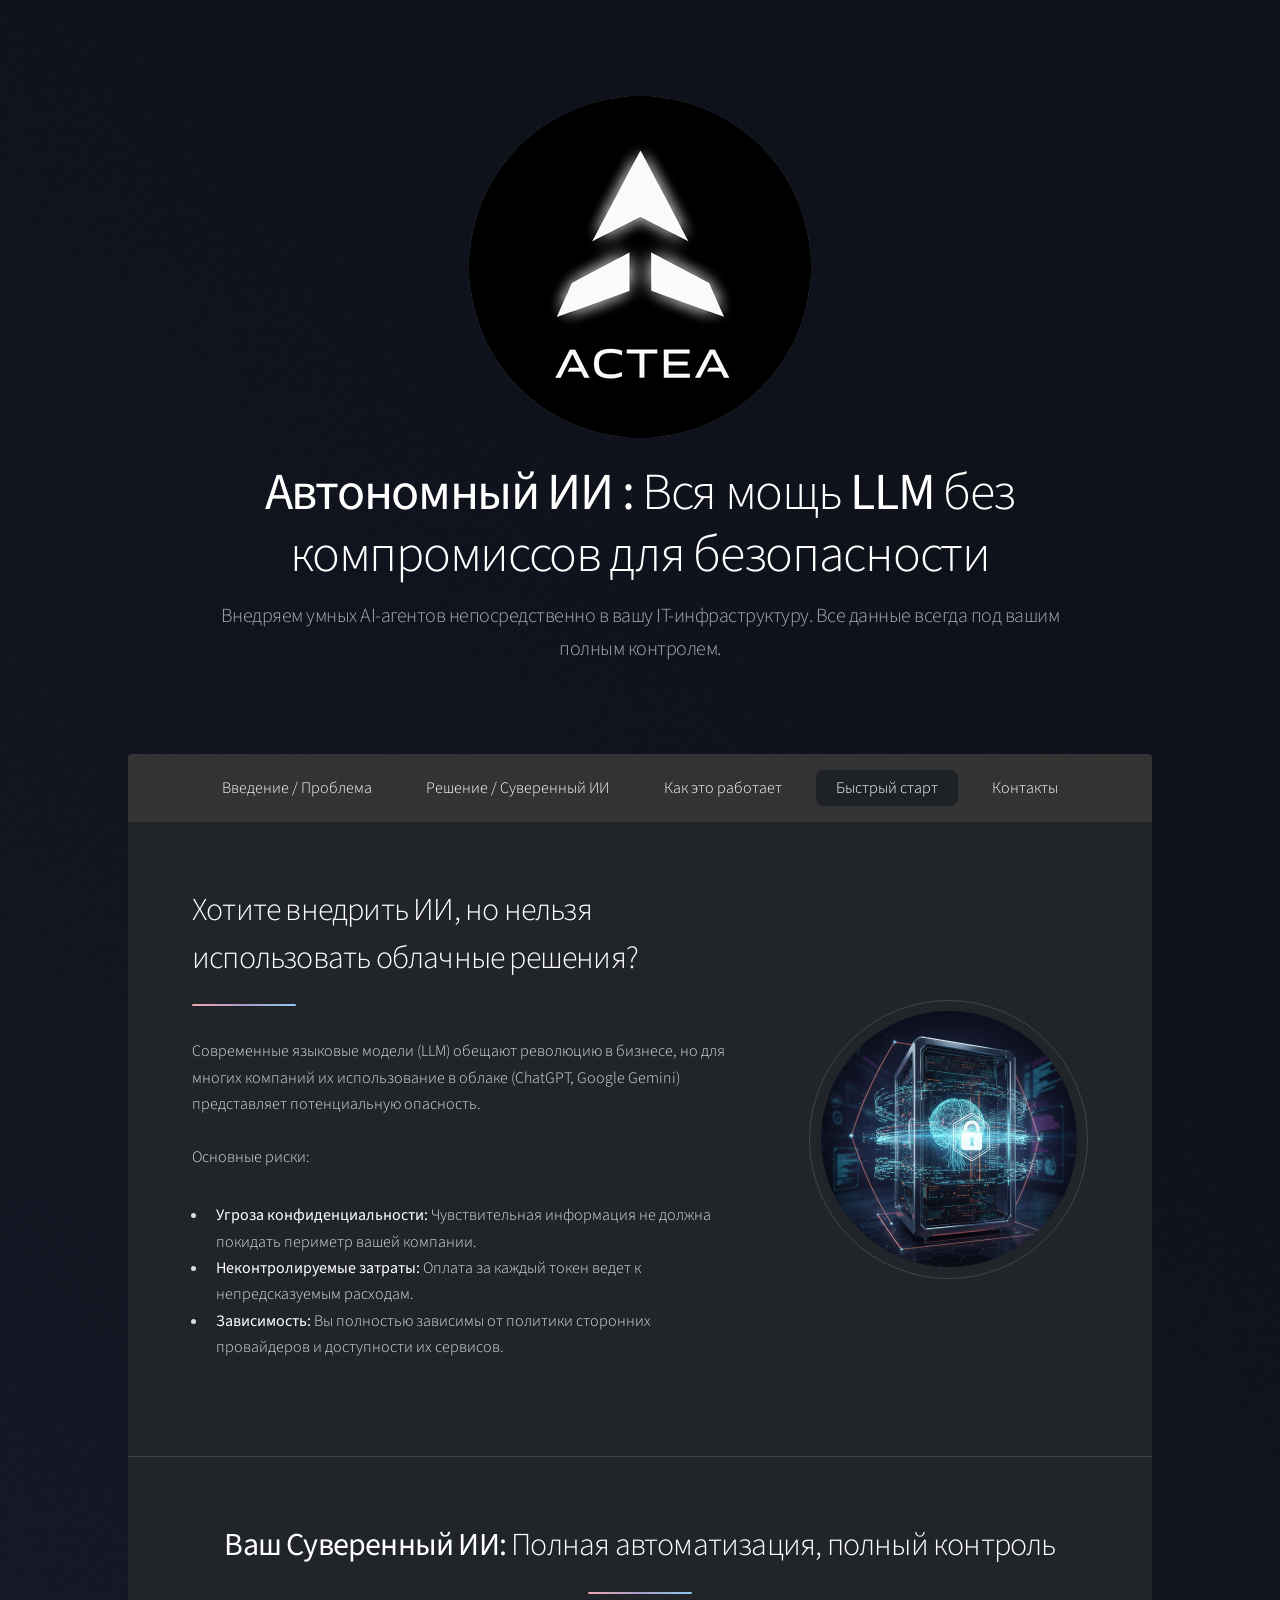
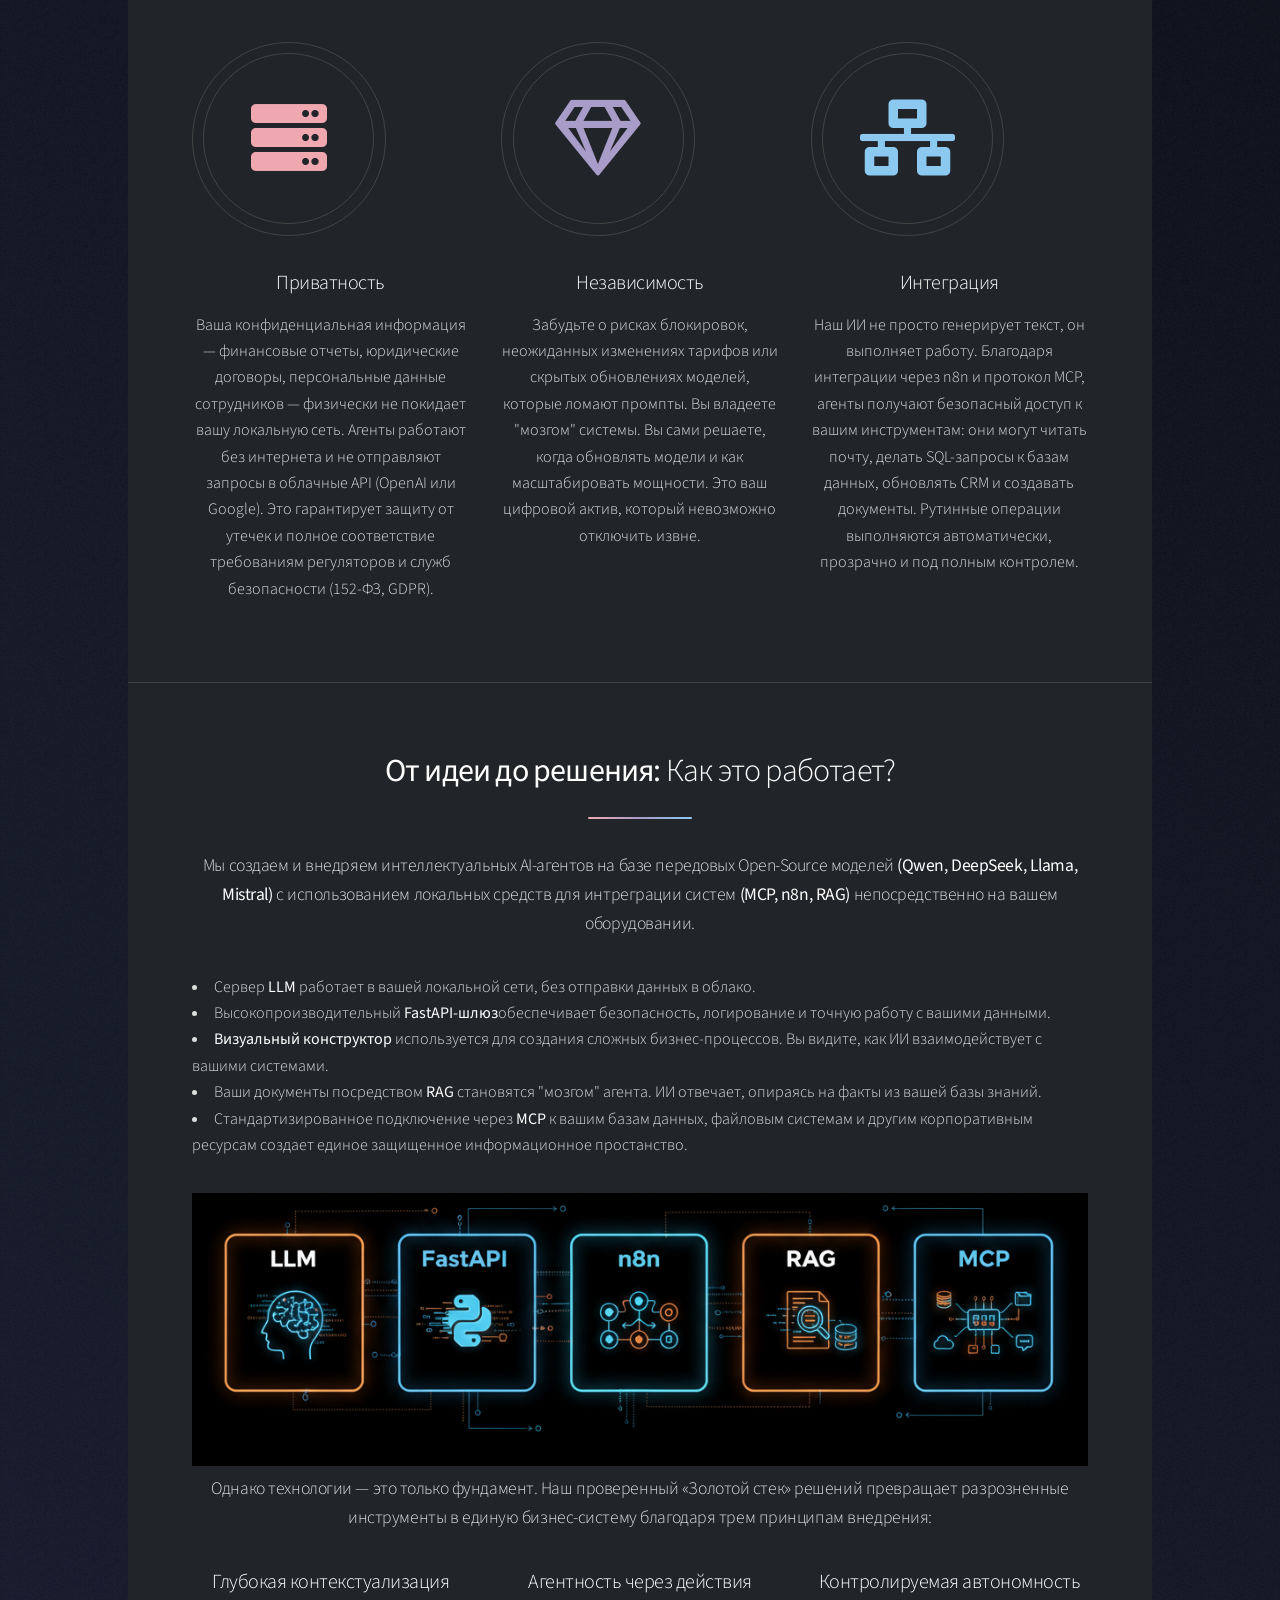
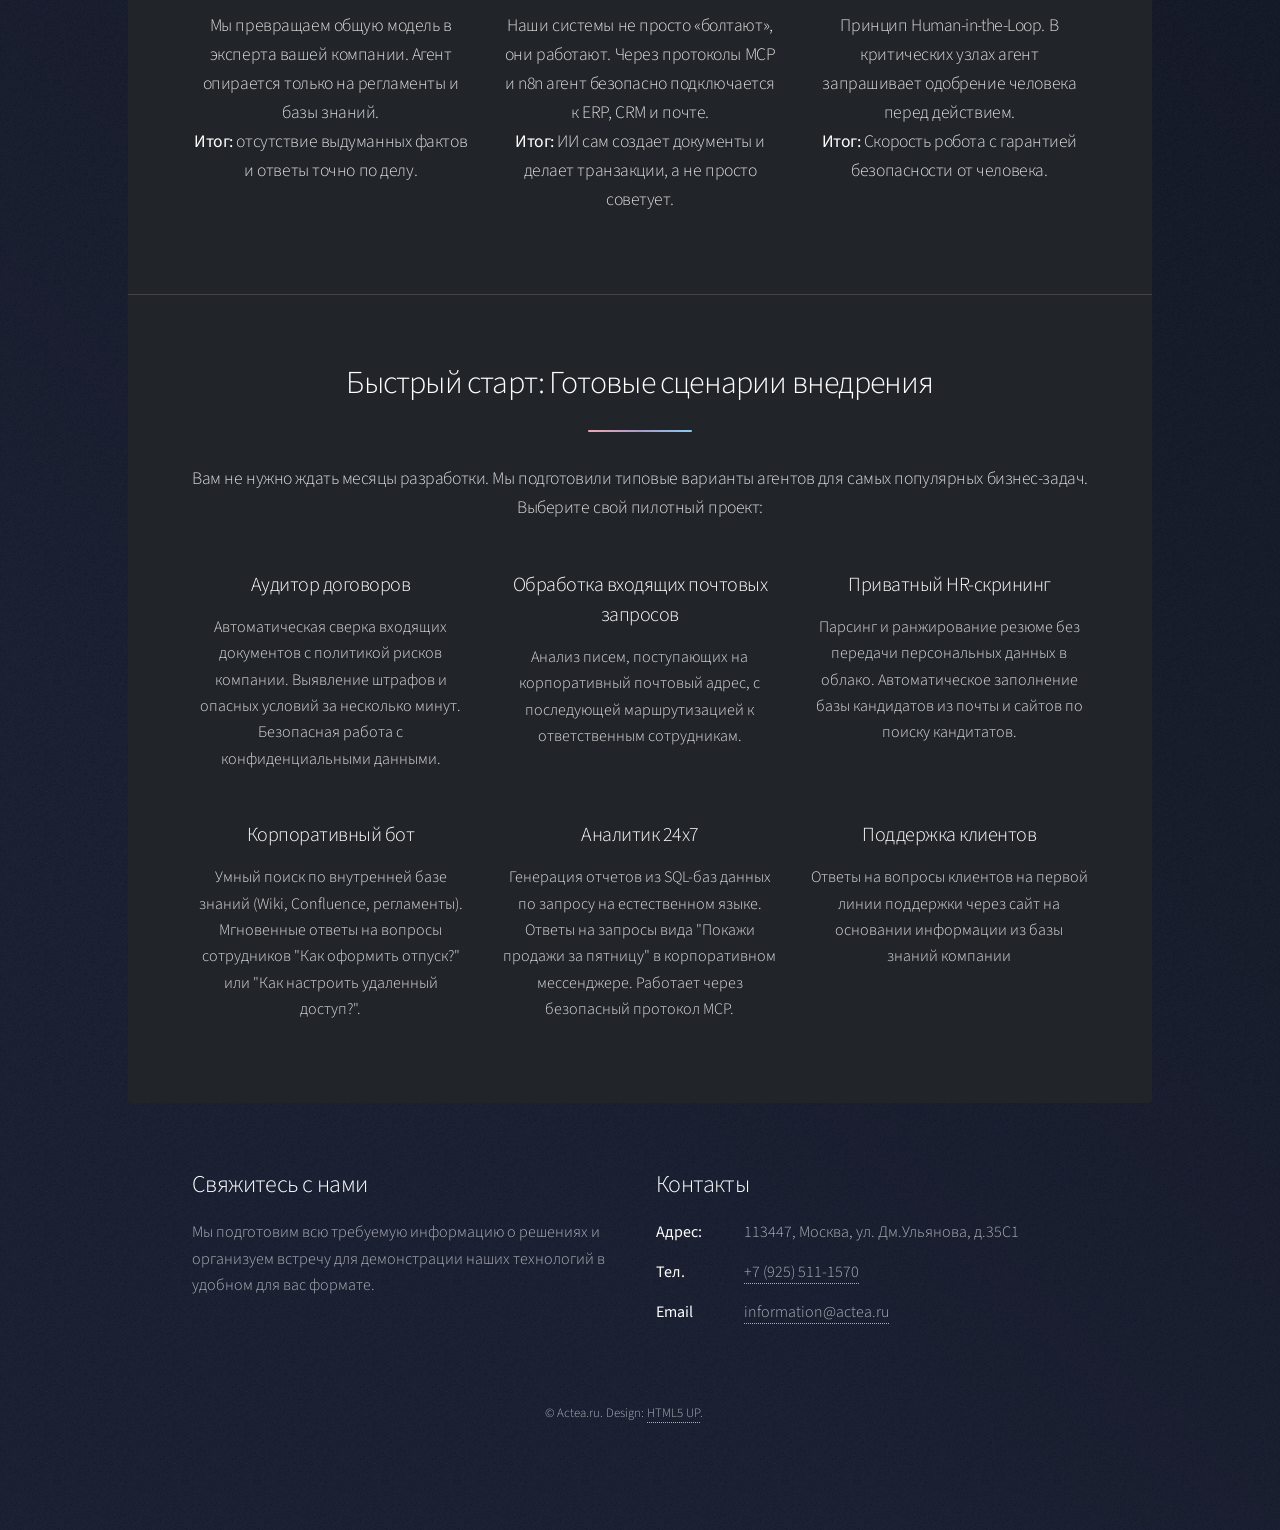
<file: index.html>
<!DOCTYPE HTML>

<html>
	<head>
		<title>Actea.ru - AI Агенты внутри компании</title>
		<meta property="og:title" content="Actea.ru - AI Агенты внутри компании" />
		<meta property="og:description" content="Автономный ИИ: Вся мощь LLM без компромиссов для безопасности." />
		<meta property="og:image" content="https://actea.ru/images/actea.jpg" />
		<meta property="og:url" content="https://actea.ru" />
		<meta property="og:type" content="website" />

		<meta charset="utf-8" />
		<meta name="viewport" content="width=device-width, initial-scale=1, user-scalable=no" />
		<link rel="stylesheet" href="assets/css/main.css" />
		<noscript><link rel="stylesheet" href="assets/css/noscript.css" /></noscript>
		<link rel="icon" type="image/svg+xml" href="images/favikon.svg">

		<script type="text/javascript">
   		 (function(m,e,t,r,i,k,a){
     	   m[i]=m[i]||function(){(m[i].a=m[i].a||[]).push(arguments)};
     	   m[i].l=1*new Date();
     	   for (var j = 0; j < document.scripts.length; j++) {if (document.scripts[j].src === r) { return; }}
     	   k=e.createElement(t),a=e.getElementsByTagName(t)[0],k.async=1,k.src=r,a.parentNode.insertBefore(k,a)
   		 })(window, document,'script','https://mc.yandex.ru/metrika/tag.js?id=107670568', 'ym');

  		ym(107670568, 'init', {ssr:true, webvisor:true, clickmap:true, ecommerce:"dataLayer", referrer: document.referrer, url: location.href, accurateTrackBounce:true, trackLinks:true});
		</script>
		<noscript><div><img src="https://mc.yandex.ru/watch/107670568" style="position:absolute; left:-9999px;" alt="" /></div></noscript>
	</head>
	<body class="is-preload">


		<!-- Wrapper -->
			<div id="wrapper">

				<!-- Header -->
					<header id="header" class="alt">
						<span class="logo"><img src="images/logo.png" alt="" /></span>
						<h1><strong>Автономный ИИ :</strong> Вся мощь <strong>LLM</strong> без компромиссов для безопасности</h1>
						<p>Внедряем умных AI-агентов непосредственно в вашу IT-инфраструктуру. Все данные всегда под вашим полным контролем.</p>	
					</header>

				<!-- Nav -->
					<nav id="nav">
						<ul>
							<li><a href="#intro" class="active">Введение / Проблема</a></li>
							<li><a href="#first">Решение / Суверенный ИИ</a></li>
							<li><a href="#second">Как это работает</a></li>
							<li><a href="#cta">Быстрый старт</a></li>
							<li><a href="#footer">Контакты</a></li>
						</ul>
					</nav>

				<!-- Main -->
					<div id="main">

						<!-- Introduction -->
							<section id="intro" class="main">
								<div class="spotlight">
									<div class="content">
										<header class="major">
											<h2>Хотите внедрить ИИ, но нельзя использовать облачные решения?</h2>
										</header>
										<p>Современные языковые модели (LLM) обещают революцию в бизнесе, но для многих компаний их использование в облаке (ChatGPT, Google Gemini) представляет потенциальную опасность.<br/><br/>
										Основные риски:
										<ul>  
											<li><strong>Угроза конфиденциальности:</strong> Чувствительная информация не должна покидать периметр вашей компании.</li>
											<li><strong>Неконтролируемые затраты:</strong> Оплата за каждый токен ведет к непредсказуемым расходам.</li>
											<li><strong>Зависимость:</strong> Вы полностью зависимы от политики сторонних провайдеров и доступности их сервисов.</li>
											</p>

									</div>
									<span class="image"><img src="images/pic01.png"  alt="" /></span>
								</div>
							</section>

						<!-- First Section -->
							<section id="first" class="main special">
								<header class="major">
									<h2> <strong>Ваш Суверенный ИИ:</strong> Полная автоматизация, полный контроль</h2>
								</header>
								<ul class="features">
									<li>
										<span class="icon solid major style1 fa-server"></span>
										<h3>Приватность</h3>
										<p>Ваша конфиденциальная информация — финансовые отчеты, юридические договоры, персональные данные сотрудников — физически не покидает вашу локальную сеть. Агенты работают без интернета и не отправляют запросы в облачные API (OpenAI или Google). Это гарантирует защиту от утечек и полное соответствие требованиям регуляторов и служб безопасности (152-ФЗ, GDPR).</p>
									</li>
									<li>
										<span class="icon major style3 fa-gem"></span>
										<h3>Независимость</h3>
										<p>Забудьте о рисках блокировок, неожиданных изменениях тарифов или скрытых обновлениях моделей, которые ломают промпты. Вы владеете "мозгом" системы. Вы сами решаете, когда обновлять модели и как масштабировать мощности. Это ваш цифровой актив, который невозможно отключить извне.</p>
									</li>
									<li>
										<span class="icon solid major style5  fa-network-wired"></span>
										<h3> Интеграция</h3>
										<p>Наш ИИ не просто генерирует текст, он выполняет работу. Благодаря интеграции через n8n и протокол MCP, агенты получают безопасный доступ к вашим инструментам: они могут читать почту, делать SQL-запросы к базам данных, обновлять CRM и создавать документы. Рутинные операции выполняются автоматически, прозрачно и под полным контролем.</p>
									</li>
								</ul>

							</section>

						<!-- Second Section -->
							<section id="second" class="main special">
								<header class="major">
									<h2><strong>От идеи до решения:</strong> Как это работает?</h2>
									<p>Мы создаем и внедряем интеллектуальных AI-агентов на базе передовых Open-Source моделей <strong>(Qwen, DeepSeek, Llama, Mistral)</strong> с использованием  локальных средств для интреграции систем <strong>(MCP, n8n, RAG)</strong> непосредственно на вашем оборудовании. 
									<li>Сервер <strong>LLM</strong> работает в вашей локальной сети, без отправки данных в облако.
									<li>Высокопроизводительный <strong>FastAPI-шлюз</strong>обеспечивает безопасность, логирование и точную работу с вашими данными. </li>
									<li><strong>Визуальный конструктор</strong> используется для создания сложных бизнес-процессов. Вы видите, как ИИ взаимодействует с вашими системами. </li>
									<li>Ваши документы посредством <strong>RAG</strong> становятся "мозгом" агента. ИИ отвечает, опираясь на факты из вашей базы знаний. </li>
									<li>Стандартизированное подключение через <strong>MCP</strong> к вашим базам данных, файловым системам и другим корпоративным ресурсам создает единое защищенное информационное простанство.</li>
								</p>
								<img src="images/stack.png" style="width: 100%; height: auto;" alt="">

								<p class="major">Однако технологии — это только фундамент. Наш проверенный «Золотой стек» решений превращает разрозненные инструменты в единую бизнес-систему благодаря трем принципам внедрения:</p>

								<ul class="features">
							        <li>
							            <h3>Глубокая контекстуализация</h3>
							            <p>Мы превращаем общую модель в эксперта вашей компании. Агент опирается только на регламенты и базы знаний. </br><strong>Итог:</strong> отсутствие выдуманных фактов и ответы точно по делу.</p>
							        </li>
							        <li>
							            
							            <h3>Агентность через действия</h3>
							            <p>Наши системы не просто «болтают», они работают. Через протоколы MCP и n8n агент безопасно подключается к ERP, CRM и почте. </br><strong>Итог:</strong> ИИ сам создает документы и делает транзакции, а не просто советует.</p>
							        </li>
							        <li>
							            
							            <h3>Контролируемая автономность</h3>
							            <p>Принцип Human-in-the-Loop. В критических узлах агент запрашивает одобрение человека перед действием. </br><strong>Итог:</strong> Скорость робота с гарантией безопасности от человека.</p>
							        </li>
							    </ul>


							</section>

						<!-- Get Started -->
							<section id="cta" class="main special">
								<header class="major">
									<h2>Быстрый старт: Готовые сценарии внедрения</h2>
									<p>Вам не нужно ждать месяцы разработки. Мы подготовили типовые варианты агентов для самых популярных бизнес-задач. Выберите свой пилотный проект:</p>
								</header>

							    <ul class="features">
							        <li>
							            <h3>Аудитор договоров</h3>
							            <p>Автоматическая сверка входящих документов с политикой рисков компании. Выявление штрафов и опасных условий за несколько минут. Безопасная работа с конфиденциальными данными.</p>
							        </li>
							        <li>							            
							            <h3>Обработка входящих почтовых запросов</h3>
							            <p>Анализ писем, поступающих на корпоративный почтовый адрес, с последующей маршрутизацией к ответственным сотрудникам.</p>
							        </li>
							        <li>							            
							            <h3>Приватный HR-скрининг</h3>
							            <p>Парсинг и ранжирование резюме без передачи персональных данных в облако. Автоматическое заполнение базы кандидатов из почты и сайтов по поиску кандитатов.</p>
							        </li>
							        <li>							       
							            <h3>Корпоративный бот</h3>
							            <p>Умный поиск по внутренней базе знаний (Wiki, Confluence, регламенты). Мгновенные ответы на вопросы сотрудников "Как оформить отпуск?" или "Как настроить удаленный доступ?".</p>
							        </li>
							        <li>							            
							            <h3>Аналитик 24х7</h3>
							            <p>Генерация отчетов из SQL-баз данных по запросу на естественном языке. Ответы на запросы вида "Покажи продажи за пятницу" в корпоративном мессенджере. Работает через безопасный протокол MCP.</p>
							        </li>
							        <li>							            
							            <h3>Поддержка клиентов</h3>
							            <p>Ответы на вопросы клиентов на первой линии поддержки через сайт на основании информации из базы знаний компании</p>
							        </li>
							    </ul>
							   
								<footer class="major">

							</section>

					</div>

				<!-- Footer -->
					<footer id="footer">
						<section>
							<h2>Свяжитесь с нами</h2>
							<p>Мы подготовим всю требуемую информацию о решениях и организуем встречу для демонстрации наших технологий в удобном для вас формате.</p>

						</section>
						<section>
							<h2>Контакты</h2>
							<dl class="alt">
								<dt>Адрес:</dt>
								<dd>113447, Москва, ул. Дм.Ульянова, д.35C1</dd>
								<dt>Тел.</dt>
								<dd> 
									<a href="tel:+79255111570">+7 (925) 511-1570</a></dd>
								<dt>Email</dt>
								<dd><a href="mailto:information@actea.ru">information@actea.ru</a></dd>
							</dl>

						</section>
						<p class="copyright">&copy; Actea.ru. Design: <a href="https://html5up.net">HTML5 UP</a>.</p>
					</footer>

			</div>

		<!-- Scripts -->
			<script src="assets/js/jquery.min.js"></script>
			<script src="assets/js/jquery.scrollex.min.js"></script>
			<script src="assets/js/jquery.scrolly.min.js"></script>
			<script src="assets/js/browser.min.js"></script>
			<script src="assets/js/breakpoints.min.js"></script>
			<script src="assets/js/util.js"></script>
			<script src="assets/js/main.js"></script>

	</body>
</html>
</file>
<file: assets/css/noscript.css>
/*
	Stellar by HTML5 UP
	html5up.net | @ajlkn
	Free for personal and commercial use under the CCA 3.0 license (html5up.net/license)
*/

/* Header */

	body.is-preload #header.alt > * {
		opacity: 1;
	}

	body.is-preload #header.alt .logo {
		-moz-transform: none;
		-webkit-transform: none;
		-ms-transform: none;
		transform: none;
	}
</file>
<file: assets/css/main.css>
@import url(fontawesome-all.min.css);
@import 'https://fonts.googleapis.com/css?family=Source+Sans+Pro:300,400';

/*
	Stellar by HTML5 UP
	html5up.net | @ajlkn
	Free for personal and commercial use under the CCA 3.0 license (html5up.net/license)
*/

html, body, div, span, applet, object,
iframe, h1, h2, h3, h4, h5, h6, p, blockquote,
pre, a, abbr, acronym, address, big, cite,
code, del, dfn, em, img, ins, kbd, q, s, samp,
small, strike, strong, sub, sup, tt, var, b,
u, i, center, dl, dt, dd, ol, ul, li, fieldset,
form, label, legend, table, caption, tbody,
tfoot, thead, tr, th, td, article, aside,
canvas, details, embed, figure, figcaption,
footer, header, hgroup, menu, nav, output, ruby,
section, summary, time, mark, audio, video {
	margin: 0;
	padding: 0;
	border: 0;
	font-size: 100%;
	font: inherit;
	vertical-align: baseline;}

article, aside, details, figcaption, figure,
footer, header, hgroup, menu, nav, section {
	display: block;}

body {
	line-height: 1;
}

ol, ul {
	list-style: none;
}

blockquote, q {
	quotes: none;
}

	blockquote:before, blockquote:after, q:before, q:after {
		content: '';
		content: none;
	}

table {
	border-collapse: collapse;
	border-spacing: 0;
}

body {
	-webkit-text-size-adjust: none;
}

mark {
	background-color: transparent;
	color: inherit;
}

input::-moz-focus-inner {
	border: 0;
	padding: 0;
}

input, select, textarea {
	-moz-appearance: none;
	-webkit-appearance: none;
	-ms-appearance: none;
	appearance: none;
}

/* Basic */

	@-ms-viewport {
		width: device-width;
	}

	body {
		-ms-overflow-style: scrollbar;
	}

	@media screen and (max-width: 480px) {

		html, body {
			min-width: 320px;
		}

	}

	html {
		box-sizing: border-box;
	}

	*, *:before, *:after {
		box-sizing: inherit;
	}

	body {
		background-color: #0f111a;
		background-image: url("images/overlay.png"), -moz-linear-gradient(45deg, #161b2c 15%, #0a0c14 85%);
		background-image: url("images/overlay.png"), -webkit-linear-gradient(45deg, #161b2c 15%, #0a0c14 85%);
		background-image: url("images/overlay.png"), -ms-linear-gradient(45deg, #161b2c 15%, #0a0c14 85%);
		background-image: url("images/overlay.png"), linear-gradient(45deg, #161b2c 15%, #0a0c14 85%);
	}

		body.is-preload *, body.is-preload *:before, body.is-preload *:after {
			-moz-animation: none !important;
			-webkit-animation: none !important;
			-ms-animation: none !important;
			animation: none !important;
			-moz-transition: none !important;
			-webkit-transition: none !important;
			-ms-transition: none !important;
			transition: none !important;
		}

/* Type */

	body {
		background-color: #0f111a;
		color: rgba(255, 255, 255, 0.65);
	}

	body, input, select, textarea {
		font-family: "Source Sans Pro", Helvetica, sans-serif;
		font-size: 17pt;
		font-weight: 300;
		line-height: 1.65;
	}

		@media screen and (max-width: 1680px) {

			body, input, select, textarea {
				font-size: 14pt;
			}

		}

		@media screen and (max-width: 1280px) {

			body, input, select, textarea {
				font-size: 12pt;
			}

		}

		@media screen and (max-width: 360px) {

			body, input, select, textarea {
				font-size: 11pt;
			}

		}

	a {
		-moz-transition: color 0.2s ease, border-bottom 0.2s ease;
		-webkit-transition: color 0.2s ease, border-bottom 0.2s ease;
		-ms-transition: color 0.2s ease, border-bottom 0.2s ease;
		transition: color 0.2s ease, border-bottom 0.2s ease;
		text-decoration: none;
		border-bottom: dotted 1px;
		color: inherit;
	}

		a:hover {
			border-bottom-color: transparent;
		}

	strong, b {
		font-weight: 400;
	}

	em, i {
		font-style: italic;
	}

	p {
		margin: 0 0 2em 0;
	}

		p.content {
			-moz-columns: 20em 2;
			-webkit-columns: 20em 2;
			-ms-columns: 20em 2;
			columns: 20em 2;
			-moz-column-gap: 2em;
			-webkit-column-gap: 2em;
			-ms-column-gap: 2em;
			column-gap: 2em;
			text-align: justify;
		}

	h1, h2, h3, h4, h5, h6 {
		font-weight: 300;
		line-height: 1.5;
		margin: 0 0 0.7em 0;
		letter-spacing: -0.025em;
	}

		h1 a, h2 a, h3 a, h4 a, h5 a, h6 a {
			color: inherit;
			text-decoration: none;
		}

	h1 {
		font-size: 2.5em;
		line-height: 1.2;
	}

	h2 {
		font-size: 1.5em;
	}

	h3 {
		font-size: 1.25em;
		text-align: center;
	}

	h4 {
		font-size: 1.1em;
	}

	h5 {
		font-size: 0.9em;
	}

	h6 {
		font-size: 0.7em;
	}

	@media screen and (max-width: 736px) {

		h1 {
			font-size: 2em;
		}

	}

	sub {
		font-size: 0.8em;
		position: relative;
		top: 0.5em;
	}

	sup {
		font-size: 0.8em;
		position: relative;
		top: -0.5em;
	}

	blockquote {
		border-left: solid 4px;
		font-style: italic;
		margin: 0 0 2em 0;
		padding: 0.5em 0 0.5em 2em;
	}

	code {
		border-radius: 8px;
		border: solid 1px;
		font-family: "Courier New", monospace;
		font-size: 0.9em;
		margin: 0 0.25em;
		padding: 0.25em 0.65em;
	}

	pre {
		-webkit-overflow-scrolling: touch;
		font-family: "Courier New", monospace;
		font-size: 0.9em;
		margin: 0 0 2em 0;
	}

		pre code {
			display: block;
			line-height: 1.75;
			padding: 1em 1.5em;
			overflow-x: auto;
		}

	hr {
		border: 0;
		border-bottom: solid 1px;
		margin: 2em 0;
	}

		hr.major {
			margin: 3em 0;
		}

	.align-left {
		text-align: left;
	}

	.align-center {
		text-align: center;
	}

	.align-right {
		text-align: right;
	}

	input, select, textarea {
		color: #ffffff;
	}

	a:hover {
		color: #ffffff;
	}

	strong, b {
		color: #ffffff;
	}

	h1, h2, h3, h4, h5, h6 {
		color: #ffffff;
	}

	blockquote {
		border-left-color: rgba(255, 255, 255, 0.35);
	}

	code {
		background: rgba(255, 255, 255, 0.075);
		border-color: rgba(255, 255, 255, 0.35);
	}

	hr {
		border-bottom-color: rgba(255, 255, 255, 0.35);
	}

/* Row */

	.row {
		display: flex;
		flex-wrap: wrap;
		box-sizing: border-box;
		align-items: stretch;
	}

		.row > * {
			box-sizing: border-box;
		}

		.row.gtr-uniform > * > :last-child {
			margin-bottom: 0;
		}

		.row.aln-left {
			justify-content: flex-start;
		}

		.row.aln-center {
			justify-content: center;
		}

		.row.aln-right {
			justify-content: flex-end;
		}

		.row.aln-top {
			align-items: flex-start;
		}

		.row.aln-middle {
			align-items: center;
		}

		.row.aln-bottom {
			align-items: flex-end;
		}

		.row > .imp {
			order: -1;
		}

		.row > .col-1 {
			width: 8.33333%;
		}

		.row > .off-1 {
			margin-left: 8.33333%;
		}

		.row > .col-2 {
			width: 16.66667%;
		}

		.row > .off-2 {
			margin-left: 16.66667%;
		}

		.row > .col-3 {
			width: 25%;
		}

		.row > .off-3 {
			margin-left: 25%;
		}

		.row > .col-4 {
			width: 33.33333%;
		}

		.row > .off-4 {
			margin-left: 33.33333%;
		}

		.row > .col-5 {
			width: 41.66667%;
		}

		.row > .off-5 {
			margin-left: 41.66667%;
		}

		.row > .col-6 {
			width: 50%;
		}

		.row > .off-6 {
			margin-left: 50%;
		}

		.row > .col-7 {
			width: 58.33333%;
		}

		.row > .off-7 {
			margin-left: 58.33333%;
		}

		.row > .col-8 {
			width: 66.66667%;
		}

		.row > .off-8 {
			margin-left: 66.66667%;
		}

		.row > .col-9 {
			width: 75%;
		}

		.row > .off-9 {
			margin-left: 75%;
		}

		.row > .col-10 {
			width: 83.33333%;
		}

		.row > .off-10 {
			margin-left: 83.33333%;
		}

		.row > .col-11 {
			width: 91.66667%;
		}

		.row > .off-11 {
			margin-left: 91.66667%;
		}

		.row > .col-12 {
			width: 100%;
		}

		.row > .off-12 {
			margin-left: 100%;
		}

		.row.gtr-0 {
			margin-top: 0;
			margin-left: 0em;
		}

			.row.gtr-0 > * {
				padding: 0 0 0 0em;
			}

			.row.gtr-0.gtr-uniform {
				margin-top: 0em;
			}

				.row.gtr-0.gtr-uniform > * {
					padding-top: 0em;
				}

		.row.gtr-25 {
			margin-top: 0;
			margin-left: -0.375em;
		}

			.row.gtr-25 > * {
				padding: 0 0 0 0.375em;
			}

			.row.gtr-25.gtr-uniform {
				margin-top: -0.375em;
			}

				.row.gtr-25.gtr-uniform > * {
					padding-top: 0.375em;
				}

		.row.gtr-50 {
			margin-top: 0;
			margin-left: -0.75em;
		}

			.row.gtr-50 > * {
				padding: 0 0 0 0.75em;
			}

			.row.gtr-50.gtr-uniform {
				margin-top: -0.75em;
			}

				.row.gtr-50.gtr-uniform > * {
					padding-top: 0.75em;
				}

		.row {
			margin-top: 0;
			margin-left: -1.5em;
		}

			.row > * {
				padding: 0 0 0 1.5em;
			}

			.row.gtr-uniform {
				margin-top: -1.5em;
			}

				.row.gtr-uniform > * {
					padding-top: 1.5em;
				}

		.row.gtr-150 {
			margin-top: 0;
			margin-left: -2.25em;
		}

			.row.gtr-150 > * {
				padding: 0 0 0 2.25em;
			}

			.row.gtr-150.gtr-uniform {
				margin-top: -2.25em;
			}

				.row.gtr-150.gtr-uniform > * {
					padding-top: 2.25em;
				}

		.row.gtr-200 {
			margin-top: 0;
			margin-left: -3em;
		}

			.row.gtr-200 > * {
				padding: 0 0 0 3em;
			}

			.row.gtr-200.gtr-uniform {
				margin-top: -3em;
			}

				.row.gtr-200.gtr-uniform > * {
					padding-top: 3em;
				}

		@media screen and (max-width: 1680px) {

			.row {
				display: flex;
				flex-wrap: wrap;
				box-sizing: border-box;
				align-items: stretch;
			}

				.row > * {
					box-sizing: border-box;
				}

				.row.gtr-uniform > * > :last-child {
					margin-bottom: 0;
				}

				.row.aln-left {
					justify-content: flex-start;
				}

				.row.aln-center {
					justify-content: center;
				}

				.row.aln-right {
					justify-content: flex-end;
				}

				.row.aln-top {
					align-items: flex-start;
				}

				.row.aln-middle {
					align-items: center;
				}

				.row.aln-bottom {
					align-items: flex-end;
				}

				.row > .imp-xlarge {
					order: -1;
				}

				.row > .col-1-xlarge {
					width: 8.33333%;
				}

				.row > .off-1-xlarge {
					margin-left: 8.33333%;
				}

				.row > .col-2-xlarge {
					width: 16.66667%;
				}

				.row > .off-2-xlarge {
					margin-left: 16.66667%;
				}

				.row > .col-3-xlarge {
					width: 25%;
				}

				.row > .off-3-xlarge {
					margin-left: 25%;
				}

				.row > .col-4-xlarge {
					width: 33.33333%;
				}

				.row > .off-4-xlarge {
					margin-left: 33.33333%;
				}

				.row > .col-5-xlarge {
					width: 41.66667%;
				}

				.row > .off-5-xlarge {
					margin-left: 41.66667%;
				}

				.row > .col-6-xlarge {
					width: 50%;
				}

				.row > .off-6-xlarge {
					margin-left: 50%;
				}

				.row > .col-7-xlarge {
					width: 58.33333%;
				}

				.row > .off-7-xlarge {
					margin-left: 58.33333%;
				}

				.row > .col-8-xlarge {
					width: 66.66667%;
				}

				.row > .off-8-xlarge {
					margin-left: 66.66667%;
				}

				.row > .col-9-xlarge {
					width: 75%;
				}

				.row > .off-9-xlarge {
					margin-left: 75%;
				}

				.row > .col-10-xlarge {
					width: 83.33333%;
				}

				.row > .off-10-xlarge {
					margin-left: 83.33333%;
				}

				.row > .col-11-xlarge {
					width: 91.66667%;
				}

				.row > .off-11-xlarge {
					margin-left: 91.66667%;
				}

				.row > .col-12-xlarge {
					width: 100%;
				}

				.row > .off-12-xlarge {
					margin-left: 100%;
				}

				.row.gtr-0 {
					margin-top: 0;
					margin-left: 0em;
				}

					.row.gtr-0 > * {
						padding: 0 0 0 0em;
					}

					.row.gtr-0.gtr-uniform {
						margin-top: 0em;
					}

						.row.gtr-0.gtr-uniform > * {
							padding-top: 0em;
						}

				.row.gtr-25 {
					margin-top: 0;
					margin-left: -0.375em;
				}

					.row.gtr-25 > * {
						padding: 0 0 0 0.375em;
					}

					.row.gtr-25.gtr-uniform {
						margin-top: -0.375em;
					}

						.row.gtr-25.gtr-uniform > * {
							padding-top: 0.375em;
						}

				.row.gtr-50 {
					margin-top: 0;
					margin-left: -0.75em;
				}

					.row.gtr-50 > * {
						padding: 0 0 0 0.75em;
					}

					.row.gtr-50.gtr-uniform {
						margin-top: -0.75em;
					}

						.row.gtr-50.gtr-uniform > * {
							padding-top: 0.75em;
						}

				.row {
					margin-top: 0;
					margin-left: -1.5em;
				}

					.row > * {
						padding: 0 0 0 1.5em;
					}

					.row.gtr-uniform {
						margin-top: -1.5em;
					}

						.row.gtr-uniform > * {
							padding-top: 1.5em;
						}

				.row.gtr-150 {
					margin-top: 0;
					margin-left: -2.25em;
				}

					.row.gtr-150 > * {
						padding: 0 0 0 2.25em;
					}

					.row.gtr-150.gtr-uniform {
						margin-top: -2.25em;
					}

						.row.gtr-150.gtr-uniform > * {
							padding-top: 2.25em;
						}

				.row.gtr-200 {
					margin-top: 0;
					margin-left: -3em;
				}

					.row.gtr-200 > * {
						padding: 0 0 0 3em;
					}

					.row.gtr-200.gtr-uniform {
						margin-top: -3em;
					}

						.row.gtr-200.gtr-uniform > * {
							padding-top: 3em;
						}

		}

		@media screen and (max-width: 1280px) {

			.row {
				display: flex;
				flex-wrap: wrap;
				box-sizing: border-box;
				align-items: stretch;
			}

				.row > * {
					box-sizing: border-box;
				}

				.row.gtr-uniform > * > :last-child {
					margin-bottom: 0;
				}

				.row.aln-left {
					justify-content: flex-start;
				}

				.row.aln-center {
					justify-content: center;
				}

				.row.aln-right {
					justify-content: flex-end;
				}

				.row.aln-top {
					align-items: flex-start;
				}

				.row.aln-middle {
					align-items: center;
				}

				.row.aln-bottom {
					align-items: flex-end;
				}

				.row > .imp-large {
					order: -1;
				}

				.row > .col-1-large {
					width: 8.33333%;
				}

				.row > .off-1-large {
					margin-left: 8.33333%;
				}

				.row > .col-2-large {
					width: 16.66667%;
				}

				.row > .off-2-large {
					margin-left: 16.66667%;
				}

				.row > .col-3-large {
					width: 25%;
				}

				.row > .off-3-large {
					margin-left: 25%;
				}

				.row > .col-4-large {
					width: 33.33333%;
				}

				.row > .off-4-large {
					margin-left: 33.33333%;
				}

				.row > .col-5-large {
					width: 41.66667%;
				}

				.row > .off-5-large {
					margin-left: 41.66667%;
				}

				.row > .col-6-large {
					width: 50%;
				}

				.row > .off-6-large {
					margin-left: 50%;
				}

				.row > .col-7-large {
					width: 58.33333%;
				}

				.row > .off-7-large {
					margin-left: 58.33333%;
				}

				.row > .col-8-large {
					width: 66.66667%;
				}

				.row > .off-8-large {
					margin-left: 66.66667%;
				}

				.row > .col-9-large {
					width: 75%;
				}

				.row > .off-9-large {
					margin-left: 75%;
				}

				.row > .col-10-large {
					width: 83.33333%;
				}

				.row > .off-10-large {
					margin-left: 83.33333%;
				}

				.row > .col-11-large {
					width: 91.66667%;
				}

				.row > .off-11-large {
					margin-left: 91.66667%;
				}

				.row > .col-12-large {
					width: 100%;
				}

				.row > .off-12-large {
					margin-left: 100%;
				}

				.row.gtr-0 {
					margin-top: 0;
					margin-left: 0em;
				}

					.row.gtr-0 > * {
						padding: 0 0 0 0em;
					}

					.row.gtr-0.gtr-uniform {
						margin-top: 0em;
					}

						.row.gtr-0.gtr-uniform > * {
							padding-top: 0em;
						}

				.row.gtr-25 {
					margin-top: 0;
					margin-left: -0.375em;
				}

					.row.gtr-25 > * {
						padding: 0 0 0 0.375em;
					}

					.row.gtr-25.gtr-uniform {
						margin-top: -0.375em;
					}

						.row.gtr-25.gtr-uniform > * {
							padding-top: 0.375em;
						}

				.row.gtr-50 {
					margin-top: 0;
					margin-left: -0.75em;
				}

					.row.gtr-50 > * {
						padding: 0 0 0 0.75em;
					}

					.row.gtr-50.gtr-uniform {
						margin-top: -0.75em;
					}

						.row.gtr-50.gtr-uniform > * {
							padding-top: 0.75em;
						}

				.row {
					margin-top: 0;
					margin-left: -1.5em;
				}

					.row > * {
						padding: 0 0 0 1.5em;
					}

					.row.gtr-uniform {
						margin-top: -1.5em;
					}

						.row.gtr-uniform > * {
							padding-top: 1.5em;
						}

				.row.gtr-150 {
					margin-top: 0;
					margin-left: -2.25em;
				}

					.row.gtr-150 > * {
						padding: 0 0 0 2.25em;
					}

					.row.gtr-150.gtr-uniform {
						margin-top: -2.25em;
					}

						.row.gtr-150.gtr-uniform > * {
							padding-top: 2.25em;
						}

				.row.gtr-200 {
					margin-top: 0;
					margin-left: -3em;
				}

					.row.gtr-200 > * {
						padding: 0 0 0 3em;
					}

					.row.gtr-200.gtr-uniform {
						margin-top: -3em;
					}

						.row.gtr-200.gtr-uniform > * {
							padding-top: 3em;
						}

		}

		@media screen and (max-width: 980px) {

			.row {
				display: flex;
				flex-wrap: wrap;
				box-sizing: border-box;
				align-items: stretch;
			}

				.row > * {
					box-sizing: border-box;
				}

				.row.gtr-uniform > * > :last-child {
					margin-bottom: 0;
				}

				.row.aln-left {
					justify-content: flex-start;
				}

				.row.aln-center {
					justify-content: center;
				}

				.row.aln-right {
					justify-content: flex-end;
				}

				.row.aln-top {
					align-items: flex-start;
				}

				.row.aln-middle {
					align-items: center;
				}

				.row.aln-bottom {
					align-items: flex-end;
				}

				.row > .imp-medium {
					order: -1;
				}

				.row > .col-1-medium {
					width: 8.33333%;
				}

				.row > .off-1-medium {
					margin-left: 8.33333%;
				}

				.row > .col-2-medium {
					width: 16.66667%;
				}

				.row > .off-2-medium {
					margin-left: 16.66667%;
				}

				.row > .col-3-medium {
					width: 25%;
				}

				.row > .off-3-medium {
					margin-left: 25%;
				}

				.row > .col-4-medium {
					width: 33.33333%;
				}

				.row > .off-4-medium {
					margin-left: 33.33333%;
				}

				.row > .col-5-medium {
					width: 41.66667%;
				}

				.row > .off-5-medium {
					margin-left: 41.66667%;
				}

				.row > .col-6-medium {
					width: 50%;
				}

				.row > .off-6-medium {
					margin-left: 50%;
				}

				.row > .col-7-medium {
					width: 58.33333%;
				}

				.row > .off-7-medium {
					margin-left: 58.33333%;
				}

				.row > .col-8-medium {
					width: 66.66667%;
				}

				.row > .off-8-medium {
					margin-left: 66.66667%;
				}

				.row > .col-9-medium {
					width: 75%;
				}

				.row > .off-9-medium {
					margin-left: 75%;
				}

				.row > .col-10-medium {
					width: 83.33333%;
				}

				.row > .off-10-medium {
					margin-left: 83.33333%;
				}

				.row > .col-11-medium {
					width: 91.66667%;
				}

				.row > .off-11-medium {
					margin-left: 91.66667%;
				}

				.row > .col-12-medium {
					width: 100%;
				}

				.row > .off-12-medium {
					margin-left: 100%;
				}

				.row.gtr-0 {
					margin-top: 0;
					margin-left: 0em;
				}

					.row.gtr-0 > * {
						padding: 0 0 0 0em;
					}

					.row.gtr-0.gtr-uniform {
						margin-top: 0em;
					}

						.row.gtr-0.gtr-uniform > * {
							padding-top: 0em;
						}

				.row.gtr-25 {
					margin-top: 0;
					margin-left: -0.375em;
				}

					.row.gtr-25 > * {
						padding: 0 0 0 0.375em;
					}

					.row.gtr-25.gtr-uniform {
						margin-top: -0.375em;
					}

						.row.gtr-25.gtr-uniform > * {
							padding-top: 0.375em;
						}

				.row.gtr-50 {
					margin-top: 0;
					margin-left: -0.75em;
				}

					.row.gtr-50 > * {
						padding: 0 0 0 0.75em;
					}

					.row.gtr-50.gtr-uniform {
						margin-top: -0.75em;
					}

						.row.gtr-50.gtr-uniform > * {
							padding-top: 0.75em;
						}

				.row {
					margin-top: 0;
					margin-left: -1.5em;
				}

					.row > * {
						padding: 0 0 0 1.5em;
					}

					.row.gtr-uniform {
						margin-top: -1.5em;
					}

						.row.gtr-uniform > * {
							padding-top: 1.5em;
						}

				.row.gtr-150 {
					margin-top: 0;
					margin-left: -2.25em;
				}

					.row.gtr-150 > * {
						padding: 0 0 0 2.25em;
					}

					.row.gtr-150.gtr-uniform {
						margin-top: -2.25em;
					}

						.row.gtr-150.gtr-uniform > * {
							padding-top: 2.25em;
						}

				.row.gtr-200 {
					margin-top: 0;
					margin-left: -3em;
				}

					.row.gtr-200 > * {
						padding: 0 0 0 3em;
					}

					.row.gtr-200.gtr-uniform {
						margin-top: -3em;
					}

						.row.gtr-200.gtr-uniform > * {
							padding-top: 3em;
						}

		}

		@media screen and (max-width: 736px) {

			.row {
				display: flex;
				flex-wrap: wrap;
				box-sizing: border-box;
				align-items: stretch;
			}

				.row > * {
					box-sizing: border-box;
				}

				.row.gtr-uniform > * > :last-child {
					margin-bottom: 0;
				}

				.row.aln-left {
					justify-content: flex-start;
				}

				.row.aln-center {
					justify-content: center;
				}

				.row.aln-right {
					justify-content: flex-end;
				}

				.row.aln-top {
					align-items: flex-start;
				}

				.row.aln-middle {
					align-items: center;
				}

				.row.aln-bottom {
					align-items: flex-end;
				}

				.row > .imp-small {
					order: -1;
				}

				.row > .col-1-small {
					width: 8.33333%;
				}

				.row > .off-1-small {
					margin-left: 8.33333%;
				}

				.row > .col-2-small {
					width: 16.66667%;
				}

				.row > .off-2-small {
					margin-left: 16.66667%;
				}

				.row > .col-3-small {
					width: 25%;
				}

				.row > .off-3-small {
					margin-left: 25%;
				}

				.row > .col-4-small {
					width: 33.33333%;
				}

				.row > .off-4-small {
					margin-left: 33.33333%;
				}

				.row > .col-5-small {
					width: 41.66667%;
				}

				.row > .off-5-small {
					margin-left: 41.66667%;
				}

				.row > .col-6-small {
					width: 50%;
				}

				.row > .off-6-small {
					margin-left: 50%;
				}

				.row > .col-7-small {
					width: 58.33333%;
				}

				.row > .off-7-small {
					margin-left: 58.33333%;
				}

				.row > .col-8-small {
					width: 66.66667%;
				}

				.row > .off-8-small {
					margin-left: 66.66667%;
				}

				.row > .col-9-small {
					width: 75%;
				}

				.row > .off-9-small {
					margin-left: 75%;
				}

				.row > .col-10-small {
					width: 83.33333%;
				}

				.row > .off-10-small {
					margin-left: 83.33333%;
				}

				.row > .col-11-small {
					width: 91.66667%;
				}

				.row > .off-11-small {
					margin-left: 91.66667%;
				}

				.row > .col-12-small {
					width: 100%;
				}

				.row > .off-12-small {
					margin-left: 100%;
				}

				.row.gtr-0 {
					margin-top: 0;
					margin-left: 0em;
				}

					.row.gtr-0 > * {
						padding: 0 0 0 0em;
					}

					.row.gtr-0.gtr-uniform {
						margin-top: 0em;
					}

						.row.gtr-0.gtr-uniform > * {
							padding-top: 0em;
						}

				.row.gtr-25 {
					margin-top: 0;
					margin-left: -0.25em;
				}

					.row.gtr-25 > * {
						padding: 0 0 0 0.25em;
					}

					.row.gtr-25.gtr-uniform {
						margin-top: -0.25em;
					}

						.row.gtr-25.gtr-uniform > * {
							padding-top: 0.25em;
						}

				.row.gtr-50 {
					margin-top: 0;
					margin-left: -0.5em;
				}

					.row.gtr-50 > * {
						padding: 0 0 0 0.5em;
					}

					.row.gtr-50.gtr-uniform {
						margin-top: -0.5em;
					}

						.row.gtr-50.gtr-uniform > * {
							padding-top: 0.5em;
						}

				.row {
					margin-top: 0;
					margin-left: -1em;
				}

					.row > * {
						padding: 0 0 0 1em;
					}

					.row.gtr-uniform {
						margin-top: -1em;
					}

						.row.gtr-uniform > * {
							padding-top: 1em;
						}

				.row.gtr-150 {
					margin-top: 0;
					margin-left: -1.5em;
				}

					.row.gtr-150 > * {
						padding: 0 0 0 1.5em;
					}

					.row.gtr-150.gtr-uniform {
						margin-top: -1.5em;
					}

						.row.gtr-150.gtr-uniform > * {
							padding-top: 1.5em;
						}

				.row.gtr-200 {
					margin-top: 0;
					margin-left: -2em;
				}

					.row.gtr-200 > * {
						padding: 0 0 0 2em;
					}

					.row.gtr-200.gtr-uniform {
						margin-top: -2em;
					}

						.row.gtr-200.gtr-uniform > * {
							padding-top: 2em;
						}

		}

		@media screen and (max-width: 480px) {

			.row {
				display: flex;
				flex-wrap: wrap;
				box-sizing: border-box;
				align-items: stretch;
			}

				.row > * {
					box-sizing: border-box;
				}

				.row.gtr-uniform > * > :last-child {
					margin-bottom: 0;
				}

				.row.aln-left {
					justify-content: flex-start;
				}

				.row.aln-center {
					justify-content: center;
				}

				.row.aln-right {
					justify-content: flex-end;
				}

				.row.aln-top {
					align-items: flex-start;
				}

				.row.aln-middle {
					align-items: center;
				}

				.row.aln-bottom {
					align-items: flex-end;
				}

				.row > .imp-xsmall {
					order: -1;
				}

				.row > .col-1-xsmall {
					width: 8.33333%;
				}

				.row > .off-1-xsmall {
					margin-left: 8.33333%;
				}

				.row > .col-2-xsmall {
					width: 16.66667%;
				}

				.row > .off-2-xsmall {
					margin-left: 16.66667%;
				}

				.row > .col-3-xsmall {
					width: 25%;
				}

				.row > .off-3-xsmall {
					margin-left: 25%;
				}

				.row > .col-4-xsmall {
					width: 33.33333%;
				}

				.row > .off-4-xsmall {
					margin-left: 33.33333%;
				}

				.row > .col-5-xsmall {
					width: 41.66667%;
				}

				.row > .off-5-xsmall {
					margin-left: 41.66667%;
				}

				.row > .col-6-xsmall {
					width: 50%;
				}

				.row > .off-6-xsmall {
					margin-left: 50%;
				}

				.row > .col-7-xsmall {
					width: 58.33333%;
				}

				.row > .off-7-xsmall {
					margin-left: 58.33333%;
				}

				.row > .col-8-xsmall {
					width: 66.66667%;
				}

				.row > .off-8-xsmall {
					margin-left: 66.66667%;
				}

				.row > .col-9-xsmall {
					width: 75%;
				}

				.row > .off-9-xsmall {
					margin-left: 75%;
				}

				.row > .col-10-xsmall {
					width: 83.33333%;
				}

				.row > .off-10-xsmall {
					margin-left: 83.33333%;
				}

				.row > .col-11-xsmall {
					width: 91.66667%;
				}

				.row > .off-11-xsmall {
					margin-left: 91.66667%;
				}

				.row > .col-12-xsmall {
					width: 100%;
				}

				.row > .off-12-xsmall {
					margin-left: 100%;
				}

				.row.gtr-0 {
					margin-top: 0;
					margin-left: 0em;
				}

					.row.gtr-0 > * {
						padding: 0 0 0 0em;
					}

					.row.gtr-0.gtr-uniform {
						margin-top: 0em;
					}

						.row.gtr-0.gtr-uniform > * {
							padding-top: 0em;
						}

				.row.gtr-25 {
					margin-top: 0;
					margin-left: -0.3125em;
				}

					.row.gtr-25 > * {
						padding: 0 0 0 0.3125em;
					}

					.row.gtr-25.gtr-uniform {
						margin-top: -0.3125em;
					}

						.row.gtr-25.gtr-uniform > * {
							padding-top: 0.3125em;
						}

				.row.gtr-50 {
					margin-top: 0;
					margin-left: -0.625em;
				}

					.row.gtr-50 > * {
						padding: 0 0 0 0.625em;
					}

					.row.gtr-50.gtr-uniform {
						margin-top: -0.625em;
					}

						.row.gtr-50.gtr-uniform > * {
							padding-top: 0.625em;
						}

				.row {
					margin-top: 0;
					margin-left: -1.25em;
				}

					.row > * {
						padding: 0 0 0 1.25em;
					}

					.row.gtr-uniform {
						margin-top: -1.25em;
					}

						.row.gtr-uniform > * {
							padding-top: 1.25em;
						}

				.row.gtr-150 {
					margin-top: 0;
					margin-left: -1.875em;
				}

					.row.gtr-150 > * {
						padding: 0 0 0 1.875em;
					}

					.row.gtr-150.gtr-uniform {
						margin-top: -1.875em;
					}

						.row.gtr-150.gtr-uniform > * {
							padding-top: 1.875em;
						}

				.row.gtr-200 {
					margin-top: 0;
					margin-left: -2.5em;
				}

					.row.gtr-200 > * {
						padding: 0 0 0 2.5em;
					}

					.row.gtr-200.gtr-uniform {
						margin-top: -2.5em;
					}

						.row.gtr-200.gtr-uniform > * {
							padding-top: 2.5em;
						}

		}

/* Box */

	.box {
		border-radius: 8px;
		border: solid;
		margin-bottom: 2em;
		padding: 1.5em;
	}

		.box > :last-child,
		.box > :last-child > :last-child,
		.box > :last-child > :last-child > :last-child {
			margin-bottom: 0;
		}

		.box.alt {
			border: 0;
			border-radius: 0;
			padding: 0;
		}

	.box {
		border-color: rgba(255, 255, 255, 0.35);
	}

/* Button */

	input[type="submit"],
	input[type="reset"],
	input[type="button"],
	button,
	.button {
		-moz-appearance: none;
		-webkit-appearance: none;
		-ms-appearance: none;
		appearance: none;
		-moz-transition: background-color 0.2s ease-in-out, color 0.2s ease-in-out;
		-webkit-transition: background-color 0.2s ease-in-out, color 0.2s ease-in-out;
		-ms-transition: background-color 0.2s ease-in-out, color 0.2s ease-in-out;
		transition: background-color 0.2s ease-in-out, color 0.2s ease-in-out;
		border-radius: 8px;
		border: 0;
		cursor: pointer;
		display: inline-block;
		font-weight: 300;
		height: 2.75em;
		line-height: 2.75em;
		min-width: 9.25em;
		padding: 0 1.5em;
		text-align: center;
		text-decoration: none;
		white-space: nowrap;
	}

		input[type="submit"].icon,
		input[type="reset"].icon,
		input[type="button"].icon,
		button.icon,
		.button.icon {
			padding-left: 1.35em;
		}

			input[type="submit"].icon:before,
			input[type="reset"].icon:before,
			input[type="button"].icon:before,
			button.icon:before,
			.button.icon:before {
				margin-right: 0.5em;
			}

		input[type="submit"].fit,
		input[type="reset"].fit,
		input[type="button"].fit,
		button.fit,
		.button.fit {
			width: 100%;
		}

		input[type="submit"].small,
		input[type="reset"].small,
		input[type="button"].small,
		button.small,
		.button.small {
			font-size: 0.8em;
		}

		input[type="submit"].large,
		input[type="reset"].large,
		input[type="button"].large,
		button.large,
		.button.large {
			font-size: 1.35em;
		}

		input[type="submit"].disabled, input[type="submit"]:disabled,
		input[type="reset"].disabled,
		input[type="reset"]:disabled,
		input[type="button"].disabled,
		input[type="button"]:disabled,
		button.disabled,
		button:disabled,
		.button.disabled,
		.button:disabled {
			pointer-events: none;
			opacity: 0.25;
		}

		@media screen and (max-width: 736px) {

			input[type="submit"],
			input[type="reset"],
			input[type="button"],
			button,
			.button {
				min-width: 0;
			}

		}

	input[type="submit"],
	input[type="reset"],
	input[type="button"],
	button,
	.button {
		background-color: transparent;
		box-shadow: inset 0 0 0 1px rgba(255, 255, 255, 0.35);
		color: #ffffff !important;
	}

		input[type="submit"]:hover,
		input[type="reset"]:hover,
		input[type="button"]:hover,
		button:hover,
		.button:hover {
			background-color: rgba(255, 255, 255, 0.075);
		}

		input[type="submit"]:active,
		input[type="reset"]:active,
		input[type="button"]:active,
		button:active,
		.button:active {
			background-color: rgba(255, 255, 255, 0.2);
		}

		input[type="submit"].icon:before,
		input[type="reset"].icon:before,
		input[type="button"].icon:before,
		button.icon:before,
		.button.icon:before {
			color: rgba(255, 255, 255, 0.5);
		}

		input[type="submit"].primary,
		input[type="reset"].primary,
		input[type="button"].primary,
		button.primary,
		.button.primary {
			background-color: #8cc9f0;
			color: #ffffff !important;
			box-shadow: none;
		}

			input[type="submit"].primary:hover,
			input[type="reset"].primary:hover,
			input[type="button"].primary:hover,
			button.primary:hover,
			.button.primary:hover {
				background-color: #9acff2;
			}

			input[type="submit"].primary:active,
			input[type="reset"].primary:active,
			input[type="button"].primary:active,
			button.primary:active,
			.button.primary:active {
				background-color: #7ec3ee;
			}

			input[type="submit"].primary.icon:before,
			input[type="reset"].primary.icon:before,
			input[type="button"].primary.icon:before,
			button.primary.icon:before,
			.button.primary.icon:before {
				color: #ffffff !important;
			}

/* Form */

	form {
		margin: 0 0 2em 0;
	}

	label {
		display: block;
		font-size: 0.9em;
		font-weight: 400;
		margin: 0 0 1em 0;
	}

	input[type="text"],
	input[type="password"],
	input[type="email"],
	select,
	textarea {
		-moz-appearance: none;
		-webkit-appearance: none;
		-ms-appearance: none;
		appearance: none;
		border-radius: 8px;
		border: solid 1px;
		color: inherit;
		display: block;
		outline: 0;
		padding: 0 1em;
		text-decoration: none;
		width: 100%;
	}

		input[type="text"]:invalid,
		input[type="password"]:invalid,
		input[type="email"]:invalid,
		select:invalid,
		textarea:invalid {
			box-shadow: none;
		}

	select {
		background-size: 1.25rem;
		background-repeat: no-repeat;
		background-position: calc(100% - 1rem) center;
		height: 2.75em;
		padding-right: 2.75em;
		text-overflow: ellipsis;
	}

		select:focus::-ms-value {
			background-color: transparent;
		}

		select::-ms-expand {
			display: none;
		}

	input[type="text"],
	input[type="password"],
	input[type="email"],
	select {
		height: 2.75em;
	}

	textarea {
		padding: 0.75em 1em;
	}

	input[type="checkbox"],
	input[type="radio"] {
		-moz-appearance: none;
		-webkit-appearance: none;
		-ms-appearance: none;
		appearance: none;
		display: block;
		float: left;
		margin-right: -2em;
		opacity: 0;
		width: 1em;
		z-index: -1;
	}

		input[type="checkbox"] + label,
		input[type="radio"] + label {
			text-decoration: none;
			cursor: pointer;
			display: inline-block;
			font-size: 1em;
			font-weight: 300;
			padding-left: 2.4em;
			padding-right: 0.75em;
			position: relative;
		}

			input[type="checkbox"] + label:before,
			input[type="radio"] + label:before {
				-moz-osx-font-smoothing: grayscale;
				-webkit-font-smoothing: antialiased;
				display: inline-block;
				font-style: normal;
				font-variant: normal;
				text-rendering: auto;
				line-height: 1;
				text-transform: none !important;
				font-family: 'Font Awesome 5 Free';
				font-weight: 900;
			}

			input[type="checkbox"] + label:before,
			input[type="radio"] + label:before {
				border-radius: 8px;
				border: solid 1px;
				content: '';
				display: inline-block;
				font-size: 0.8em;
				height: 2.0625em;
				left: 0;
				line-height: 2.0625em;
				position: absolute;
				text-align: center;
				top: 0;
				width: 2.0625em;
			}

		input[type="checkbox"]:checked + label:before,
		input[type="radio"]:checked + label:before {
			content: '\f00c';
		}

	input[type="checkbox"] + label:before {
		border-radius: 8px;
	}

	input[type="radio"] + label:before {
		border-radius: 100%;
	}

	::-webkit-input-placeholder {
		opacity: 1.0;
	}

	:-moz-placeholder {
		opacity: 1.0;
	}

	::-moz-placeholder {
		opacity: 1.0;
	}

	:-ms-input-placeholder {
		opacity: 1.0;
	}

	label {
		color: #ffffff;
	}

	input[type="text"],
	input[type="password"],
	input[type="email"],
	select,
	textarea {
		background-color: rgba(255, 255, 255, 0.075);
		border-color: rgba(255, 255, 255, 0.35);
	}

		input[type="text"]:focus,
		input[type="password"]:focus,
		input[type="email"]:focus,
		select:focus,
		textarea:focus {
			border-color: #8cc9f0;
			box-shadow: 0 0 0 1px #8cc9f0;
		}

	select {
		background-image: url("data:image/svg+xml;charset=utf8,%3Csvg xmlns='http://www.w3.org/2000/svg' width='40' height='40' preserveAspectRatio='none' viewBox='0 0 40 40'%3E%3Cpath d='M9.4,12.3l10.4,10.4l10.4-10.4c0.2-0.2,0.5-0.4,0.9-0.4c0.3,0,0.6,0.1,0.9,0.4l3.3,3.3c0.2,0.2,0.4,0.5,0.4,0.9 c0,0.4-0.1,0.6-0.4,0.9L20.7,31.9c-0.2,0.2-0.5,0.4-0.9,0.4c-0.3,0-0.6-0.1-0.9-0.4L4.3,17.3c-0.2-0.2-0.4-0.5-0.4-0.9 c0-0.4,0.1-0.6,0.4-0.9l3.3-3.3c0.2-0.2,0.5-0.4,0.9-0.4S9.1,12.1,9.4,12.3z' fill='rgba(255, 255, 255, 0.35)' /%3E%3C/svg%3E");
	}

		select option {
			color: #ffffff;
			background: #935d8c;
		}

	input[type="checkbox"] + label,
	input[type="radio"] + label {
		color: rgba(255, 255, 255, 0.65);
	}

		input[type="checkbox"] + label:before,
		input[type="radio"] + label:before {
			background: rgba(255, 255, 255, 0.075);
			border-color: rgba(255, 255, 255, 0.35);
		}

	input[type="checkbox"]:checked + label:before,
	input[type="radio"]:checked + label:before {
		background-color: #ffffff;
		border-color: #ffffff;
		color: #935d8c;
	}

	input[type="checkbox"]:focus + label:before,
	input[type="radio"]:focus + label:before {
		border-color: #8cc9f0;
		box-shadow: 0 0 0 1px #8cc9f0;
	}

	::-webkit-input-placeholder {
		color: rgba(255, 255, 255, 0.5) !important;
	}

	:-moz-placeholder {
		color: rgba(255, 255, 255, 0.5) !important;
	}

	::-moz-placeholder {
		color: rgba(255, 255, 255, 0.5) !important;
	}

	:-ms-input-placeholder {
		color: rgba(255, 255, 255, 0.5) !important;
	}

	.formerize-placeholder {
		color: rgba(255, 255, 255, 0.5) !important;
	}

/* Icon */

	.icon {
		text-decoration: none;
		-moz-transition: background-color 0.2s ease-in-out, color 0.2s ease-in-out;
		-webkit-transition: background-color 0.2s ease-in-out, color 0.2s ease-in-out;
		-ms-transition: background-color 0.2s ease-in-out, color 0.2s ease-in-out;
		transition: background-color 0.2s ease-in-out, color 0.2s ease-in-out;
		border-bottom: none;
		position: relative;
	}

		.icon:before {
			-moz-osx-font-smoothing: grayscale;
			-webkit-font-smoothing: antialiased;
			display: inline-block;
			font-style: normal;
			font-variant: normal;
			text-rendering: auto;
			line-height: 1;
			text-transform: none !important;
			font-family: 'Font Awesome 5 Free';
			font-weight: 400;
		}

		.icon > .label {
			display: none;
		}

		.icon:before {
			line-height: solid;
		}

		.icon.solid:before {
			font-weight: 900;
		}

		.icon.brands:before {
			font-family: 'Font Awesome 5 Brands';
		}

		.icon.major {
			border: solid 1px;
			display: inline-block;
			border-radius: 100%;
			padding: 0.65em;
			margin: 0 0 2em 0;
			cursor: default;
		}

			.icon.major:before {
				display: inline-block;
				font-size: 6.25rem;
				width: 2.25em;
				height: 2.25em;
				line-height: 2.2em;
				border-radius: 100%;
				border: solid 1px;
				text-align: center;
			}

		.icon.alt {
			display: inline-block;
			border: solid 1px;
			border-radius: 100%;
		}

			.icon.alt:before {
				display: block;
				font-size: 1.25em;
				width: 2em;
				height: 2em;
				text-align: center;
				line-height: 2em;
			}

		.icon.style1 {
			color: #efa8b0;
		}

		.icon.style2 {
			color: #c79cc8;
		}

		.icon.style3 {
			color: #a89cc8;
		}

		.icon.style4 {
			color: #9bb2e1;
		}

		.icon.style5 {
			color: #8cc9f0;
		}

		@media screen and (max-width: 1680px) {

			.icon.major:before {
				font-size: 5.5rem;
			}

		}

		@media screen and (max-width: 1280px) {

			.icon.major:before {
				font-size: 4.75rem;
			}

		}

		@media screen and (max-width: 736px) {

			.icon.major {
				margin: 0 0 1.5em 0;
				padding: 0.35em;
			}

				.icon.major:before {
					font-size: 3.5rem;
				}

		}

	.icon.major {
		border-color: rgba(255, 255, 255, 0.35);
	}

		.icon.major:before {
			border-color: rgba(255, 255, 255, 0.35);
		}

	.icon.alt {
		border-color: rgba(255, 255, 255, 0.35);
		color: #ffffff;
	}

		.icon.alt:hover {
			background-color: rgba(255, 255, 255, 0.075);
		}

		.icon.alt:active {
			background-color: rgba(255, 255, 255, 0.2);
		}

/* Image */

	.image {
		border-radius: 8px;
		border: 0;
		display: inline-block;
		position: relative;
	}

		.image img {
			border-radius: 8px;
			display: block;
		}

		.image.left, .image.right {
			max-width: 40%;
		}

			.image.left img, .image.right img {
				width: 100%;
			}

		.image.left {
			float: left;
			margin: 0 1.5em 1em 0;
			top: 0.25em;
		}

		.image.right {
			float: right;
			margin: 0 0 1em 1.5em;
			top: 0.25em;
		}

		.image.fit {
			display: block;
			margin: 0 0 2em 0;
			width: 100%;
		}

			.image.fit img {
				width: 100%;
			}

		.image.main {
			display: block;
			margin: 0 0 3em 0;
			width: 100%;
		}

			.image.main img {
				width: 100%;
			}

/* List */

	ol {
		list-style: decimal;
		margin: 0 0 2em 0;
		padding-left: 1.25em;
	}

		ol li {
			padding-left: 0.25em;
		}

	ul {
		list-style: disc;
		margin: 0 0 2em 0;
		padding-left: 1em;
	}

		ul li {
			padding-left: 0.5em;
			text-align: left;
		}

		ul.alt {
			list-style: none;
			padding-left: 0;
		}

			ul.alt li {
				border-top: solid 1px;
				padding: 0.5em 0;
			}

				ul.alt li:first-child {
					border-top: 0;
					padding-top: 0;
				}

	dl {
		margin: 0 0 2em 0;
	}

		dl dt {
			display: block;
			font-weight: 400;
			margin: 0 0 1em 0;
		}

		dl dd {
			margin-left: 2em;
		}

		dl.alt dt {
			display: block;
			width: 3em;
			margin: 0;
			clear: left;
			float: left;
		}

		dl.alt dd {
			margin: 0 0 0.85em 5.5em;
		}

		dl.alt:after {
			content: '';
			display: block;
			clear: both;
		}

	ul.alt li {
		border-top-color: rgba(255, 255, 255, 0.35);
	}

	dl dt {
		color: #ffffff;
	}

/* Actions */

	ul.actions {
		display: -moz-flex;
		display: -webkit-flex;
		display: -ms-flex;
		display: flex;
		cursor: default;
		list-style: none;
		margin-left: -1em;
		padding-left: 0;
	}

		ul.actions li {
			padding: 0 0 0 1em;
			vertical-align: middle;
		}

		ul.actions.special {
			-moz-justify-content: center;
			-webkit-justify-content: center;
			-ms-justify-content: center;
			justify-content: center;
			width: 100%;
			margin-left: 0;
		}

			ul.actions.special li:first-child {
				padding-left: 0;
			}

		ul.actions.stacked {
			-moz-flex-direction: column;
			-webkit-flex-direction: column;
			-ms-flex-direction: column;
			flex-direction: column;
			margin-left: 0;
		}

			ul.actions.stacked li {
				padding: 1.3em 0 0 0;
			}

				ul.actions.stacked li:first-child {
					padding-top: 0;
				}

		ul.actions.fit {
			width: calc(100% + 1em);
		}

			ul.actions.fit li {
				-moz-flex-grow: 1;
				-webkit-flex-grow: 1;
				-ms-flex-grow: 1;
				flex-grow: 1;
				-moz-flex-shrink: 1;
				-webkit-flex-shrink: 1;
				-ms-flex-shrink: 1;
				flex-shrink: 1;
				width: 100%;
			}

				ul.actions.fit li > * {
					width: 100%;
				}

			ul.actions.fit.stacked {
				width: 100%;
			}

		@media screen and (max-width: 480px) {

			ul.actions:not(.fixed) {
				-moz-flex-direction: column;
				-webkit-flex-direction: column;
				-ms-flex-direction: column;
				flex-direction: column;
				margin-left: 0;
				width: 100% !important;
			}

				ul.actions:not(.fixed) li {
					-moz-flex-grow: 1;
					-webkit-flex-grow: 1;
					-ms-flex-grow: 1;
					flex-grow: 1;
					-moz-flex-shrink: 1;
					-webkit-flex-shrink: 1;
					-ms-flex-shrink: 1;
					flex-shrink: 1;
					padding: 1em 0 0 0;
					text-align: center;
					width: 100%;
				}

					ul.actions:not(.fixed) li > * {
						width: 100%;
					}

					ul.actions:not(.fixed) li:first-child {
						padding-top: 0;
					}

					ul.actions:not(.fixed) li input[type="submit"],
					ul.actions:not(.fixed) li input[type="reset"],
					ul.actions:not(.fixed) li input[type="button"],
					ul.actions:not(.fixed) li button,
					ul.actions:not(.fixed) li .button {
						width: 100%;
					}

						ul.actions:not(.fixed) li input[type="submit"].icon:before,
						ul.actions:not(.fixed) li input[type="reset"].icon:before,
						ul.actions:not(.fixed) li input[type="button"].icon:before,
						ul.actions:not(.fixed) li button.icon:before,
						ul.actions:not(.fixed) li .button.icon:before {
							margin-left: -0.5rem;
						}

		}

/* Icons */

	ul.icons {
		cursor: default;
		list-style: none;
		padding-left: 0;
	}

		ul.icons li {
			display: inline-block;
			padding: 0 0.65em 0 0;
		}

			ul.icons li:last-child {
				padding-right: 0 !important;
			}

/* Section/Article */

	section.special, article.special {
		text-align: center;
	}

	header.major {
		margin-bottom: 3em;
	}

		header.major h2 {
			font-size: 2em;
		}

			header.major h2:after {
				display: block;
				content: '';
				width: 3.25em;
				height: 2px;
				margin: 0.7em 0 1em 0;
				border-radius: 2px;
			}

				section.special header.major h2:after, article.special header.major h2:after {
					margin-left: auto;
					margin-right: auto;
				}

		header.major p {
			font-size: 1.1em;
			letter-spacing: -0.025em;
			text-align: center;
		}

		header.major li {
			text-align: left;
			list-style-position: inside;
		}

		header.major.special {
			text-align: center;
		}

			header.major.special h2:after {
				margin-left: auto;
				margin-right: auto;
			}

	footer.major {
		margin-top: 3em;
	}

	@media screen and (max-width: 736px) {

		header.major {
			margin-bottom: 0;
		}

			header.major h2 {
				font-size: 1.5em;
			}

			header.major p {
				font-size: 1em;
				letter-spacing: 0;
				text-align: justify;
			}

				header.major p br {
					display: none;
				}

		footer.major {
			margin-top: 0;
		}

	}

	header.major h2:after {
		background-color: rgba(255, 255, 255, 0.35);
	}

/* Table */

	.table-wrapper {
		-webkit-overflow-scrolling: touch;
		overflow-x: auto;
	}

	table {
		margin: 0 0 2em 0;
		width: 100%;
	}

		table tbody tr {
			border: solid 1px;
			border-left: 0;
			border-right: 0;
		}

		table td {
			padding: 0.75em 0.75em;
		}

		table th {
			font-size: 0.9em;
			font-weight: 400;
			padding: 0 0.75em 0.75em 0.75em;
			text-align: left;
		}

		table thead {
			border-bottom: solid 2px;
		}

		table tfoot {
			border-top: solid 2px;
		}

		table.alt {
			border-collapse: separate;
		}

			table.alt tbody tr td {
				border: solid 1px;
				border-left-width: 0;
				border-top-width: 0;
			}

				table.alt tbody tr td:first-child {
					border-left-width: 1px;
				}

			table.alt tbody tr:first-child td {
				border-top-width: 1px;
			}

			table.alt thead {
				border-bottom: 0;
			}

			table.alt tfoot {
				border-top: 0;
			}

	table tbody tr {
		border-color: rgba(255, 255, 255, 0.35);
	}

		table tbody tr:nth-child(2n + 1) {
			background-color: rgba(255, 255, 255, 0.075);
		}

	table th {
		color: #ffffff;
	}

	table thead {
		border-bottom-color: rgba(255, 255, 255, 0.35);
	}

	table tfoot {
		border-top-color: rgba(255, 255, 255, 0.35);
	}

	table.alt tbody tr td {
		border-color: rgba(255, 255, 255, 0.35);
	}

/* Features */

	.features {
		display: -moz-flex;
		display: -webkit-flex;
		display: -ms-flex;
		display: flex;
		-moz-flex-wrap: wrap;
		-webkit-flex-wrap: wrap;
		-ms-flex-wrap: wrap;
		flex-wrap: wrap;
		-moz-justify-content: center;
		-webkit-justify-content: center;
		-ms-justify-content: center;
		justify-content: center;
		width: calc(100% + 2em);
		margin: 0 0 3em -2em;
		padding: 0;
		list-style: none;
	}

		.features li {
			width: calc(33.33333% - 2em);
			margin-left: 2em;
			margin-top: 3em;
			padding: 0;
		}

			.features li:nth-child(1), .features li:nth-child(2), .features li:nth-child(3) {
				margin-top: 0;
			}

			.features li > :last-child {
				margin-bottom: 0;
				text-align: center;
			}

		@media screen and (max-width: 980px) {

			.features li {
				width: calc(50% - 2em);
			}

				.features li:nth-child(3) {
					margin-top: 3em;
				}

		}

		@media screen and (max-width: 736px) {

			.features {
				width: 100%;
				margin: 0 0 2em 0;
			}

				.features li {
					width: 100%;
					margin-left: 0;
					margin-top: 2em;
				}

					.features li:nth-child(2), .features li:nth-child(3) {
						margin-top: 2em;
					}

		}

/* Statistics */

	.statistics {
		display: -moz-flex;
		display: -webkit-flex;
		display: -ms-flex;
		display: flex;
		width: 100%;
		margin: 0 0 3em 0;
		padding: 0;
		list-style: none;
		cursor: default;
	}

		.statistics li {
			-moz-flex: 1;
			-webkit-flex: 1;
			-ms-flex: 1;
			flex: 1;
			padding: 1.5em;
			color: #ffffff;
			text-align: center;
		}

			.statistics li.style1 {
				background-color: #efa8b0;
			}

			.statistics li.style2 {
				background-color: #c79cc8;
			}

			.statistics li.style3 {
				background-color: #a89cc8;
			}

			.statistics li.style4 {
				background-color: #9bb2e1;
			}

			.statistics li.style5 {
				background-color: #8cc9f0;
			}

			.statistics li strong, .statistics li b {
				display: block;
				font-size: 2em;
				line-height: 1.1;
				color: inherit !important;
				font-weight: 300;
				letter-spacing: -0.025em;
			}

			.statistics li:first-child {
				border-top-left-radius: 8px;
				border-bottom-left-radius: 8px;
			}

			.statistics li:last-child {
				border-top-right-radius: 8px;
				border-bottom-right-radius: 8px;
			}

			.statistics li .icon {
				display: inline-block;
			}

				.statistics li .icon:before {
					font-size: 2.75rem;
					line-height: 1.3;
				}

		@media screen and (max-width: 980px) {

			.statistics li strong, .statistics li b {
				font-size: 1.5em;
			}

		}

		@media screen and (max-width: 736px) {

			.statistics {
				display: block;
				width: 20em;
				max-width: 100%;
				margin: 0 auto 2em auto;
			}

				.statistics li:first-child {
					border-bottom-left-radius: 0;
					border-top-right-radius: 8px;
				}

				.statistics li:last-child {
					border-top-right-radius: 0;
					border-bottom-left-radius: 8px;
				}

				.statistics li .icon:before {
					font-size: 3.75rem;
				}

				.statistics li strong, .statistics li b {
					font-size: 2.5em;
				}

		}

/* Spotlight */

	.spotlight {
		display: -moz-flex;
		display: -webkit-flex;
		display: -ms-flex;
		display: flex;
		-moz-align-items: center;
		-webkit-align-items: center;
		-ms-align-items: center;
		align-items: center;
		margin: 0 0 2em 0;
	}

		.spotlight .content {
			-moz-flex: 1;
			-webkit-flex: 1;
			-ms-flex: 1;
			flex: 1;
		}

			.spotlight .content > :last-child {
				margin-bottom: 0;
			}

			.spotlight .content header.major {
				margin: 0 0 2em 0;
			}

		.spotlight .image {
			display: inline-block;
			margin-left: 4em;
			padding: 0.65em;
			border-radius: 100%;
			border: solid 1px;
		}

			.spotlight .image img {
				display: block;
				border-radius: 100%;
				width: 16em;
			}

		@media screen and (max-width: 980px) {

			.spotlight {
				-moz-flex-direction: column-reverse;
				-webkit-flex-direction: column-reverse;
				-ms-flex-direction: column-reverse;
				flex-direction: column-reverse;
				text-align: center;
			}

				.spotlight .content {
					-moz-flex: 0 1 auto;
					-webkit-flex: 0 1 auto;
					-ms-flex: 0 1 auto;
					flex: 0 1 auto;
					width: 100%;
				}

					.spotlight .content header.major h2:after {
						margin-left: auto;
						margin-right: auto;
					}

					.spotlight .content .actions {
						-moz-justify-content: center;
						-webkit-justify-content: center;
						-ms-justify-content: center;
						justify-content: center;
						width: calc(100% + 1em);
					}

				.spotlight .image {
					-moz-flex: 0 1 auto;
					-webkit-flex: 0 1 auto;
					-ms-flex: 0 1 auto;
					flex: 0 1 auto;
					margin-left: 0;
					margin-bottom: 2em;
				}

		}

		@media screen and (max-width: 736px) {

			.spotlight .image {
				padding: 0.35em;
			}

				.spotlight .image img {
					width: 12em;
				}

		}

	.spotlight .image {
		border-color: rgba(255, 255, 255, 0.35);
	}

/* Header */

	#header {
		padding: 5em 5em 1em 5em ;
		text-align: center;
	}

		#header h1 {
			margin: 0 0 0.25em 0;
		}

		#header p {
			font-size: 1.25em;
			letter-spacing: -0.025em;
		}

		#header.alt {
			padding: 7em 5em 4em 5em ;
		}

			#header.alt h1 {
				font-size: 3.25em;
			}

			#header.alt > * {
				-moz-transition: opacity 3s ease;
				-webkit-transition: opacity 3s ease;
				-ms-transition: opacity 3s ease;
				transition: opacity 3s ease;
				-moz-transition-delay: 0.5s;
				-webkit-transition-delay: 0.5s;
				-ms-transition-delay: 0.5s;
				transition-delay: 0.5s;
				opacity: 1;
			}

			#header.alt .logo {
				-moz-transition: opacity 1.25s ease, -moz-transform 0.5s ease;
				-webkit-transition: opacity 1.25s ease, -webkit-transform 0.5s ease;
				-ms-transition: opacity 1.25s ease, -ms-transform 0.5s ease;
				transition: opacity 1.25s ease, transform 0.5s ease;
				-moz-transition-delay: 0s;
				-webkit-transition-delay: 0s;
				-ms-transition-delay: 0s;
				transition-delay: 0s;
				display: block;
				margin: 0 0 1.5em 0;
			}

				#header.alt .logo img {
					display: block;
					margin: 0 auto;
					max-width: 75%;
				}

		@media screen and (max-width: 1280px) {

			#header {
				padding: 4em 4em 0.1em 4em ;
			}

				#header.alt {
					padding: 6em 4em 3em 4em ;
				}

		}

		@media screen and (max-width: 980px) {

			#header {
				padding: 4em 3em 0.1em 3em ;
			}

				#header.alt {
					padding: 5em 3em 2em 3em ;
				}

		}

		@media screen and (max-width: 736px) {

			#header {
				padding: 3em 2em 0.1em 2em ;
			}

				#header p {
					font-size: 1em;
					letter-spacing: 0;
				}

					#header p br {
						display: none;
					}

				#header.alt {
					padding: 4em 2em 1em 2em ;
				}

					#header.alt h1 {
						font-size: 2.5em;
					}

		}

		@media screen and (max-width: 480px) {

			#header {
				padding: 3em 1.5em 0.1em 1.5em ;
			}

				#header.alt {
					padding: 4em 1.5em 1em 1.5em ;
				}

		}

		@media screen and (max-width: 360px) {

			#header {
				padding: 2.5em 1em 0.1em 1em ;
			}

				#header.alt {
					padding: 3.5em 1em 0.5em 1em ;
				}

		}

		body.is-preload #header.alt > * {
			opacity: 0;
		}

		body.is-preload #header.alt .logo {
			-moz-transform: scale(0.8) rotate(-30deg);
			-webkit-transform: scale(0.8) rotate(-30deg);
			-ms-transform: scale(0.8) rotate(-30deg);
			transform: scale(0.8) rotate(-30deg);
		}

/* Nav */

	#nav {
		-moz-transition: background-color 0.2s ease, border-top-left-radius 0.2s ease, border-top-right-radius 0.2s ease, padding 0.2s ease;
		-webkit-transition: background-color 0.2s ease, border-top-left-radius 0.2s ease, border-top-right-radius 0.2s ease, padding 0.2s ease;
		-ms-transition: background-color 0.2s ease, border-top-left-radius 0.2s ease, border-top-right-radius 0.2s ease, padding 0.2s ease;
		transition: background-color 0.2s ease, border-top-left-radius 0.2s ease, border-top-right-radius 0.2s ease, padding 0.2s ease;
		background-color: #2e3138;
		color: #ffffff;
		position: absolute;
		width: 64em;
		max-width: calc(100% - 4em);
		padding: 1em;
		background-color: #333333;
		border-top-left-radius: 0.25em;
		border-top-right-radius: 0.25em;
		cursor: default;
		text-align: center;
	}

		#nav input, #nav select, #nav textarea {
			color: #ffffff;
		}

		#nav a:hover {
			color: #ffffff;
		}

		#nav strong, #nav b {
			color: #ffffff;
		}

		#nav h1, #nav h2, #nav h3, #nav h4, #nav h5, #nav h6 {
			color: #ffffff;
		}

		#nav blockquote {
			border-left-color: #dddddd;
		}

		#nav code {
			background: rgba(222, 222, 222, 0.25);
			border-color: #dddddd;
		}

		#nav hr {
			border-bottom-color: #dddddd;
		}

		#nav + #main {
			padding-top: 4.25em;
		}

		#nav ul {
			margin: 0;
			padding: 0;
			list-style: none;
		}

			#nav ul li {
				-moz-transition: margin 0.2s ease;
				-webkit-transition: margin 0.2s ease;
				-ms-transition: margin 0.2s ease;
				transition: margin 0.2s ease;
				display: inline-block;
				margin: 0 0.35em;
				padding: 0;
				vertical-align: middle;
			}

				#nav ul li a {
					-moz-transition: font-size 0.2s ease;
					-webkit-transition: font-size 0.2s ease;
					-ms-transition: font-size 0.2s ease;
					transition: font-size 0.2s ease;
					display: inline-block;
					height: 2.25em;
					line-height: 2.25em;
					padding: 0 1.25em;
					border: 0;
					border-radius: 8px;
					box-shadow: inset 0 0 0 1px transparent;
				}

					#nav ul li a:hover {
						background-color: rgba(222, 222, 222, 0.25);
					}

					#nav ul li a.active {
						background-color: #1e2126;
						box-shadow: none;
					}

		#nav.alt {
			position: fixed;
			top: 0;
			padding: 0.5em 1em;
			background-color: rgba(30, 33, 38, 0.95);
			border-top-left-radius: 0;
			border-top-right-radius: 0;
			z-index: 10000;
		}

			#nav.alt ul li {
				margin: 0 0.175em;
			}

				#nav.alt ul li a {
					font-size: 0.9em;
				}

		@media screen and (max-width: 736px) {

			#nav {
				display: none;
			}

				#nav + #main {
					padding-top: 0;
				}

		}

/* Main */

	#main {
		background-color: #212429;
		color: #dddddd;
		border-radius: 0.25em;
	}

		#main input, #main select, #main textarea {
			color: #ffffff;
		}

		#main a:hover {
			color: #ffffff;
		}

		#main strong, #main b {
			color: #ffffff;
		}

		#main h1, #main h2, #main h3, #main h4, #main h5, #main h6 {
			color: #ffffff;
		}

		#main blockquote {
			border-left-color: #444444;
		}

		#main code {
			background: rgba(0, 0, 0, 0.25);
			border-color: #444444;
		}

		#main hr {
			border-bottom-color: #444444;
		}

		#main .box {
			border-color: #444444;
		}

		#main input[type="submit"],
		#main input[type="reset"],
		#main input[type="button"],
		#main button,
		#main .button {
			background-color: transparent;
			box-shadow: inset 0 0 0 1px #555555;
			color: #ffffff !important;
		}

			#main input[type="submit"]:hover,
			#main input[type="reset"]:hover,
			#main input[type="button"]:hover,
			#main button:hover,
			#main .button:hover {
				background-color: rgba(0, 0, 0, 0.25);
			}

			#main input[type="submit"]:active,
			#main input[type="reset"]:active,
			#main input[type="button"]:active,
			#main button:active,
			#main .button:active {
				background-color: rgba(0, 0, 0, 0.5);
			}

			#main input[type="submit"].icon:before,
			#main input[type="reset"].icon:before,
			#main input[type="button"].icon:before,
			#main button.icon:before,
			#main .button.icon:before {
				color: rgba(255, 255, 255, 0.5);
			}

			#main input[type="submit"].primary,
			#main input[type="reset"].primary,
			#main input[type="button"].primary,
			#main button.primary,
			#main .button.primary {
				background-color: #8cc9f0;
				color: #ffffff !important;
				box-shadow: none;
			}

				#main input[type="submit"].primary:hover,
				#main input[type="reset"].primary:hover,
				#main input[type="button"].primary:hover,
				#main button.primary:hover,
				#main .button.primary:hover {
					background-color: #9acff2;
				}

				#main input[type="submit"].primary:active,
				#main input[type="reset"].primary:active,
				#main input[type="button"].primary:active,
				#main button.primary:active,
				#main .button.primary:active {
					background-color: #7ec3ee;
				}

				#main input[type="submit"].primary.icon:before,
				#main input[type="reset"].primary.icon:before,
				#main input[type="button"].primary.icon:before,
				#main button.primary.icon:before,
				#main .button.primary.icon:before {
					color: #ffffff !important;
				}

		#main label {
			color: #dddddd;
		}

		#main input[type="text"],
		#main input[type="password"],
		#main input[type="email"],
		#main select,
		#main textarea {
			background-color: rgba(0, 0, 0, 0.3);
			border-color: #444444;
		}

			#main input[type="text"]:focus,
			#main input[type="password"]:focus,
			#main input[type="email"]:focus,
			#main select:focus,
			#main textarea:focus {
				border-color: #8cc9f0;
				box-shadow: 0 0 0 1px #8cc9f0;
			}

		#main select {
			background-image: url("data:image/svg+xml;charset=utf8,%3Csvg xmlns='http://www.w3.org/2000/svg' width='40' height='40' preserveAspectRatio='none' viewBox='0 0 40 40'%3E%3Cpath d='M9.4,12.3l10.4,10.4l10.4-10.4c0.2-0.2,0.5-0.4,0.9-0.4c0.3,0,0.6,0.1,0.9,0.4l3.3,3.3c0.2,0.2,0.4,0.5,0.4,0.9 c0,0.4-0.1,0.6-0.4,0.9L20.7,31.9c-0.2,0.2-0.5,0.4-0.9,0.4c-0.3,0-0.6-0.1-0.9-0.4L4.3,17.3c-0.2-0.2-0.4-0.5-0.4-0.9 c0-0.4,0.1-0.6,0.4-0.9l3.3-3.3c0.2-0.2,0.5-0.4,0.9-0.4S9.1,12.1,9.4,12.3z' fill='%23dddddd' /%3E%3C/svg%3E");
		}

			#main select option {
				color: #ffffff;
				background: #1e2126;
			}

		#main input[type="checkbox"] + label,
		#main input[type="radio"] + label {
			color: #dddddd;
		}

			#main input[type="checkbox"] + label:before,
			#main input[type="radio"] + label:before {
				background: rgba(0, 0, 0, 0.3);
				border-color: #444444;
			}

		#main input[type="checkbox"]:checked + label:before,
		#main input[type="radio"]:checked + label:before {
			background-color: #636363;
			border-color: #636363;
			color: #ffffff;
		}

		#main input[type="checkbox"]:focus + label:before,
		#main input[type="radio"]:focus + label:before {
			border-color: #8cc9f0;
			box-shadow: 0 0 0 1px #8cc9f0;
		}

		#main ::-webkit-input-placeholder {
			color: rgba(255, 255, 255, 0.5) !important;
		}

		#main :-moz-placeholder {
			color: rgba(255, 255, 255, 0.5) !important;
		}

		#main ::-moz-placeholder {
			color: rgba(255, 255, 255, 0.5) !important;
		}

		#main :-ms-input-placeholder {
			color: rgba(255, 255, 255, 0.5) !important;
		}

		#main .formerize-placeholder {
			color: rgba(255, 255, 255, 0.5) !important;
		}

		#main .icon.major {
			border-color: #444444;
		}

			#main .icon.major:before {
				border-color: #444444;
			}

		#main .icon.alt {
			border-color: #444444;
			color: #ffffff;
		}

			#main .icon.alt:hover {
				background-color: rgba(0, 0, 0, 0.25);
			}

			#main .icon.alt:active {
				background-color: rgba(0, 0, 0, 0.5);
			}

		#main ul.alt li {
			border-top-color: #444444;
		}

		#main dl dt {
			color: #ffffff;
		}

		#main header.major h2:after {
			background-color: #444444;
			background-image: -moz-linear-gradient(90deg, #efa8b0, #a89cc8, #8cc9f0);
			background-image: -webkit-linear-gradient(90deg, #efa8b0, #a89cc8, #8cc9f0);
			background-image: -ms-linear-gradient(90deg, #efa8b0, #a89cc8, #8cc9f0);
			background-image: linear-gradient(90deg, #efa8b0, #a89cc8, #8cc9f0);
		}

		#main table tbody tr {
			border-color: #444444;
		}

			#main table tbody tr:nth-child(2n + 1) {
				background-color: rgba(0, 0, 0, 0.25);
			}

		#main table th {
			color: #ffffff;
		}

		#main table thead {
			border-bottom-color: #444444;
		}

		#main table tfoot {
			border-top-color: #444444;
		}

		#main table.alt tbody tr td {
			border-color: #444444;
		}

		#main .spotlight .image {
			border-color: #444444;
		}

		#main > .main {
			padding: 5em 5em 3em 5em ;
			border-top: solid 1px #444444;
		}

			#main > .main:first-child {
				border-top: 0;
			}

			#main > .main > .image.main:first-child {
				margin: -5em 0 5em -5em;
				width: calc(100% + 10em);
				border-top-right-radius: 0.25em;
				border-top-left-radius: 0.25em;
				border-bottom-right-radius: 0;
				border-bottom-left-radius: 0;
			}

				#main > .main > .image.main:first-child img {
					border-top-right-radius: 0.25em;
					border-top-left-radius: 0.25em;
					border-bottom-right-radius: 0;
					border-bottom-left-radius: 0;
				}

		@media screen and (max-width: 1280px) {

			#main > .main {
				padding: 4em 4em 2em 4em ;
			}

				#main > .main > .image.main:first-child {
					margin: -4em 0 4em -4em;
					width: calc(100% + 8em);
				}

		}

		@media screen and (max-width: 980px) {

			#main > .main {
				padding: 4em 3em 2em 3em ;
			}

				#main > .main > .image.main:first-child {
					margin: -4em 0 4em -3em;
					width: calc(100% + 6em);
				}

		}

		@media screen and (max-width: 736px) {

			#main > .main {
				padding: 3em 2em 1em 2em ;
			}

				#main > .main > .image.main:first-child {
					margin: -3em 0 2em -2em;
					width: calc(100% + 4em);
				}

		}

		@media screen and (max-width: 480px) {

			#main > .main {
				padding: 3em 1.5em 1em 1.5em ;
			}

				#main > .main > .image.main:first-child {
					margin: -3em 0 1.5em -1.5em;
					width: calc(100% + 3em);
				}

		}

		@media screen and (max-width: 360px) {

			#main {
				border-radius: 0;
			}

				#main > .main {
					padding: 2.5em 1em 0.5em 1em ;
				}

					#main > .main > .image.main:first-child {
						margin: -2.5em 0 1.5em -1em;
						width: calc(100% + 2em);
						border-radius: 0;
					}

						#main > .main > .image.main:first-child img {
							border-radius: 0;
						}

		}

/* Footer */

	#footer {
		display: -moz-flex;
		display: -webkit-flex;
		display: -ms-flex;
		display: flex;
		-moz-flex-wrap: wrap;
		-webkit-flex-wrap: wrap;
		-ms-flex-wrap: wrap;
		flex-wrap: wrap;
		padding: 5em 5em 3em 5em ;
		width: calc(100% + 2em);
		margin: 0 0 3em -2em;
	}

		#footer > * {
			width: calc(50% - 2em);
			margin-left: 2em;
		}

		#footer .copyright {
			width: 100%;
			margin: 2.5em 0 2em 0;
			font-size: 0.8em;
			text-align: center;
		}

		@media screen and (max-width: 1280px) {

			#footer {
				padding: 4em 4em 2em 4em ;
			}

		}

		@media screen and (max-width: 980px) {

			#footer {
				padding: 4em 3em 2em 3em ;
				display: block;
				margin: 0 0 3em 0;
				width: 100%;
			}

				#footer > * {
					width: 100%;
					margin-left: 0;
					margin-bottom: 3em;
				}

				#footer .copyright {
					text-align: left;
				}

		}

		@media screen and (max-width: 736px) {

			#footer {
				padding: 3em 2em 1em 2em ;
			}

		}

		@media screen and (max-width: 480px) {

			#footer {
				padding: 3em 1.5em 1em 1.5em ;
			}

		}

		@media screen and (max-width: 480px) {

			#footer {
				padding: 2.5em 1em 0.5em 1em ;
			}

		}

/* Wrapper */

	#wrapper {
		width: 64em;
		max-width: calc(100% - 4em);
		margin: 0 auto;
	}

		@media screen and (max-width: 480px) {

			#wrapper {
				max-width: calc(100% - 2em);
			}

		}

		@media screen and (max-width: 360px) {

			#wrapper {
				max-width: 100%;
			}

		}
</file>
